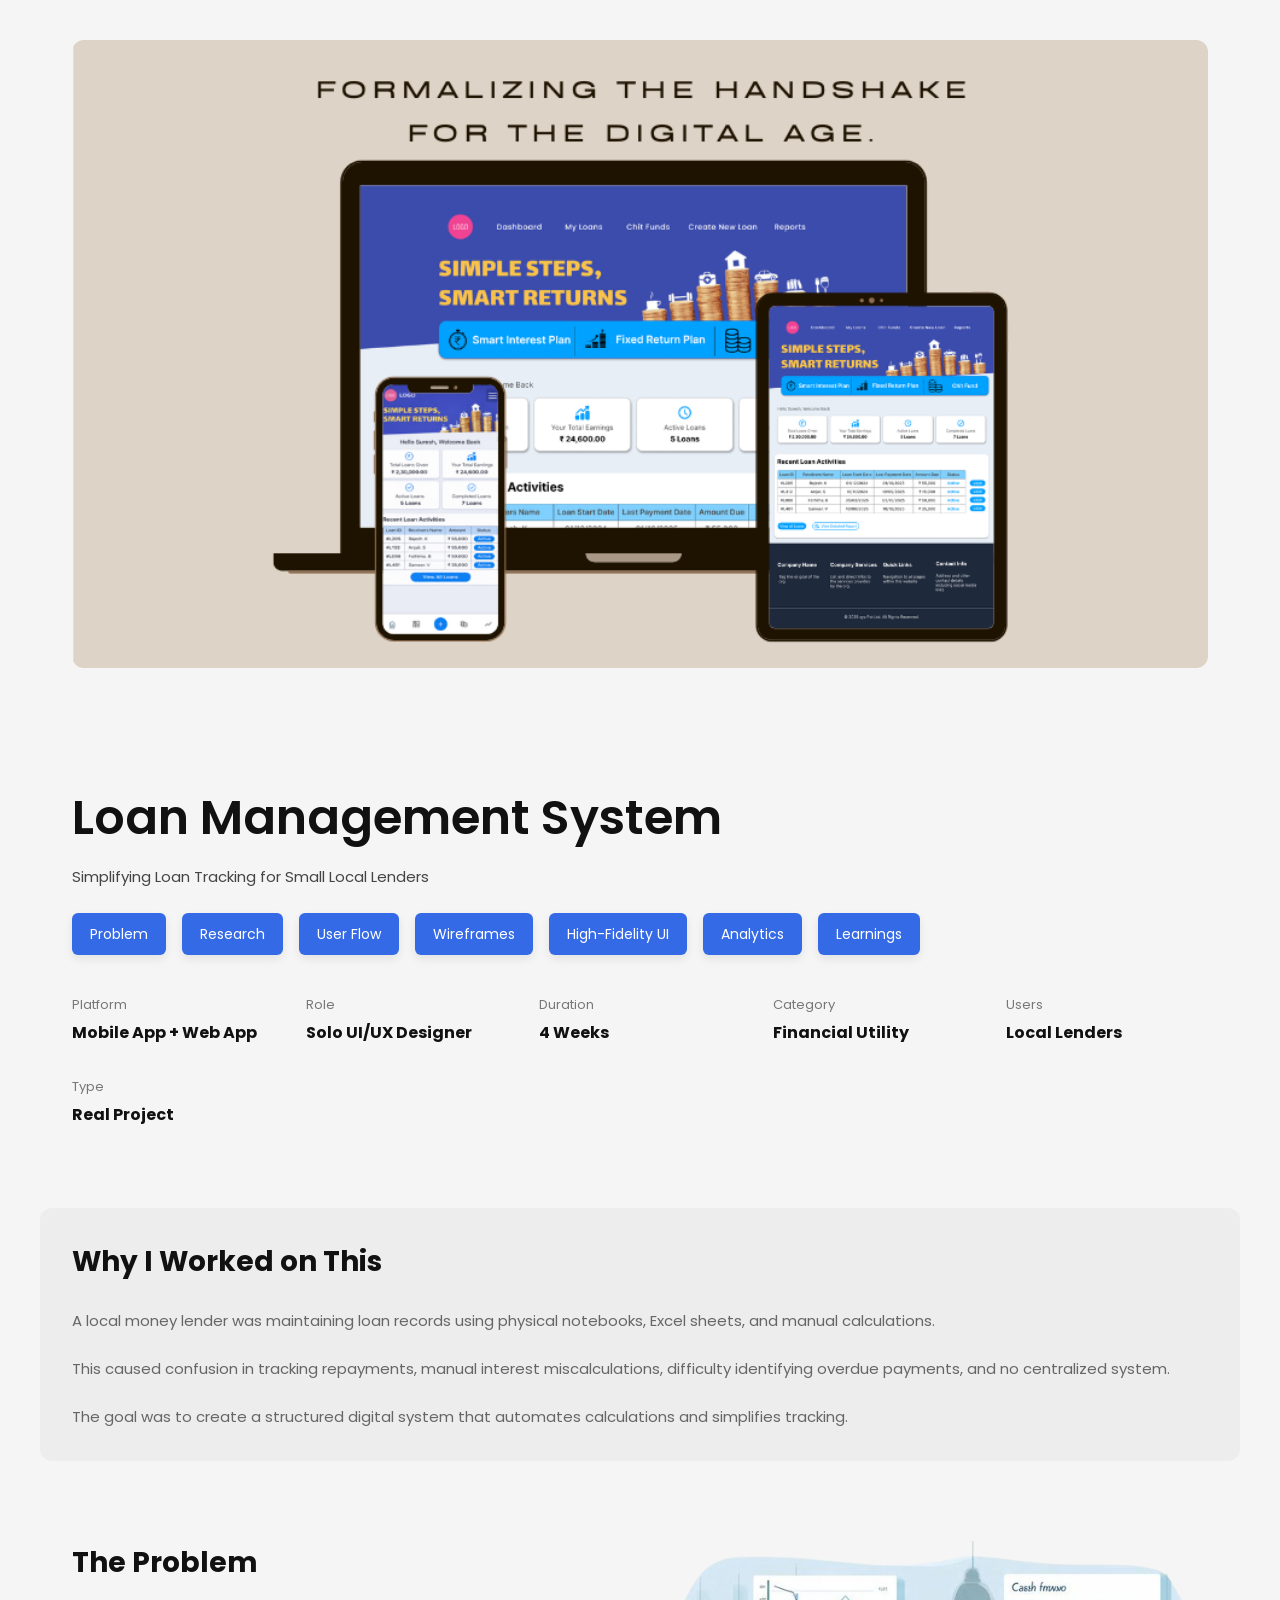
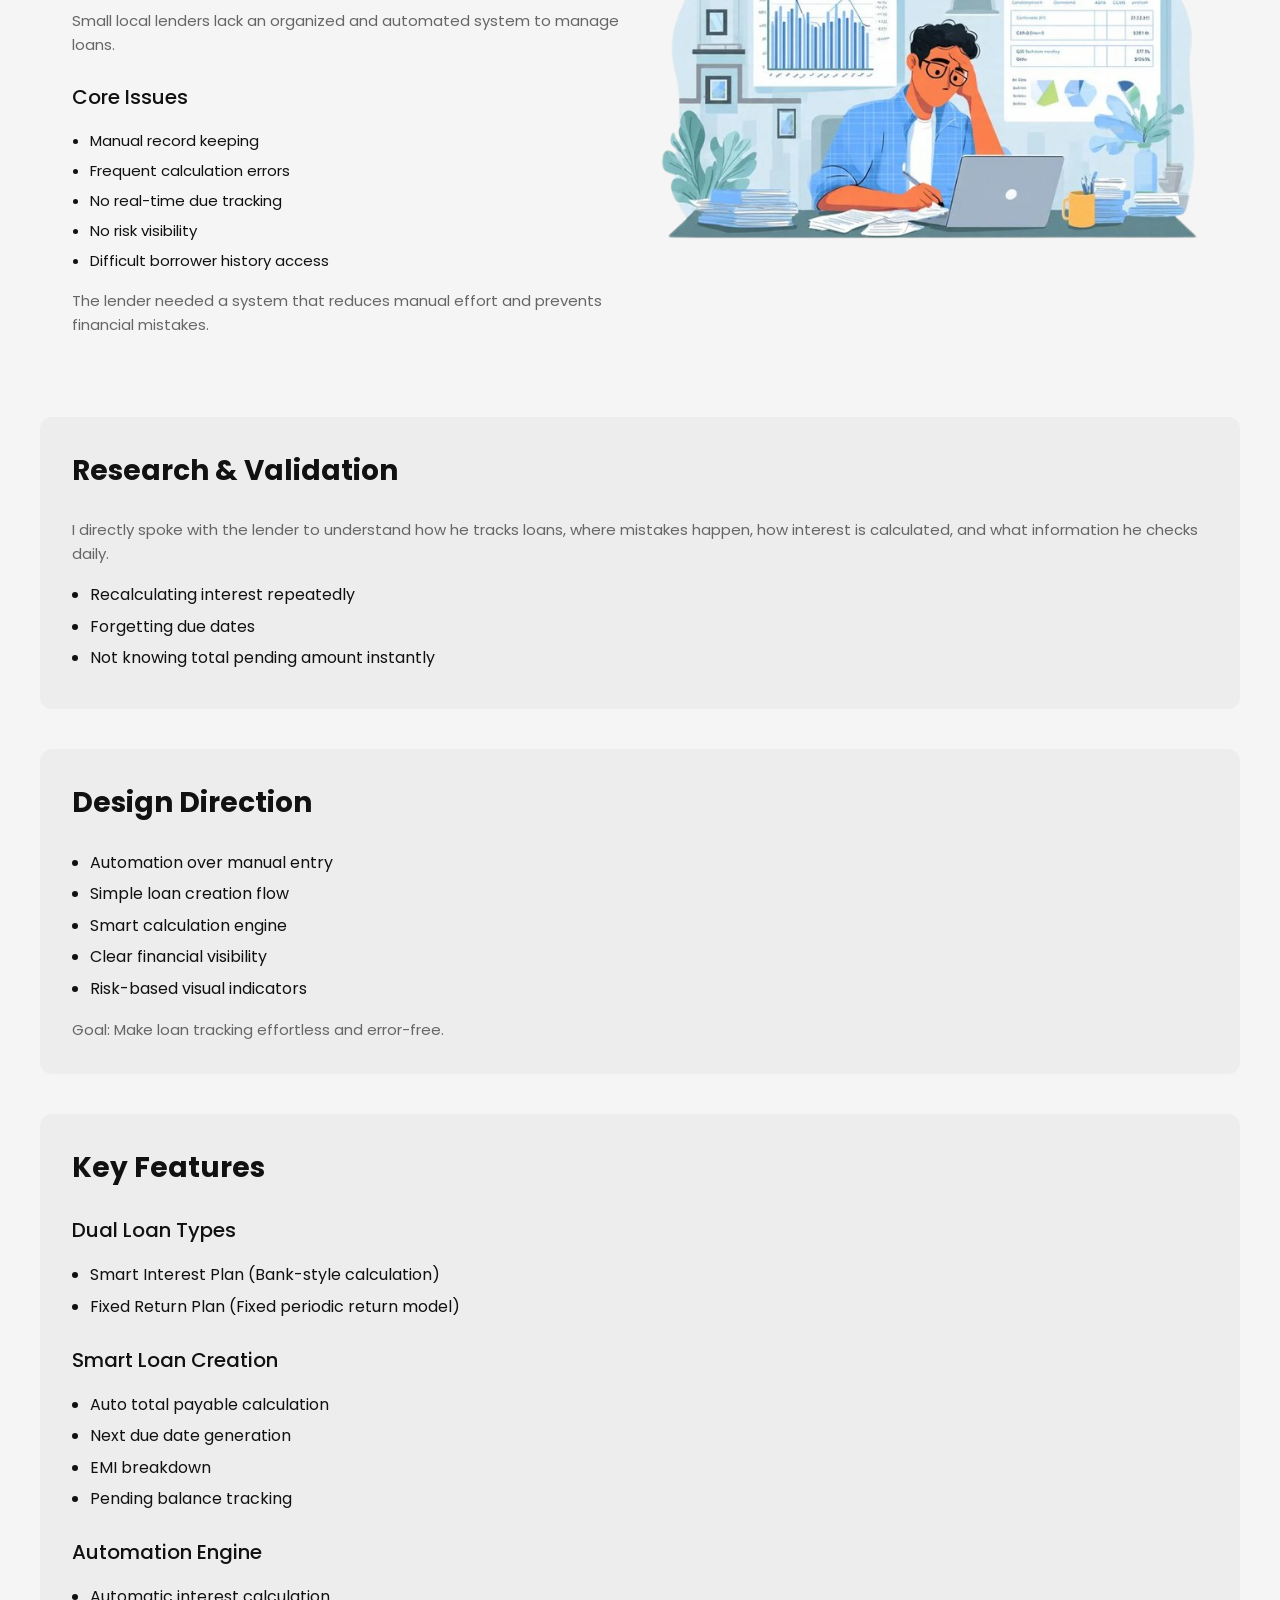
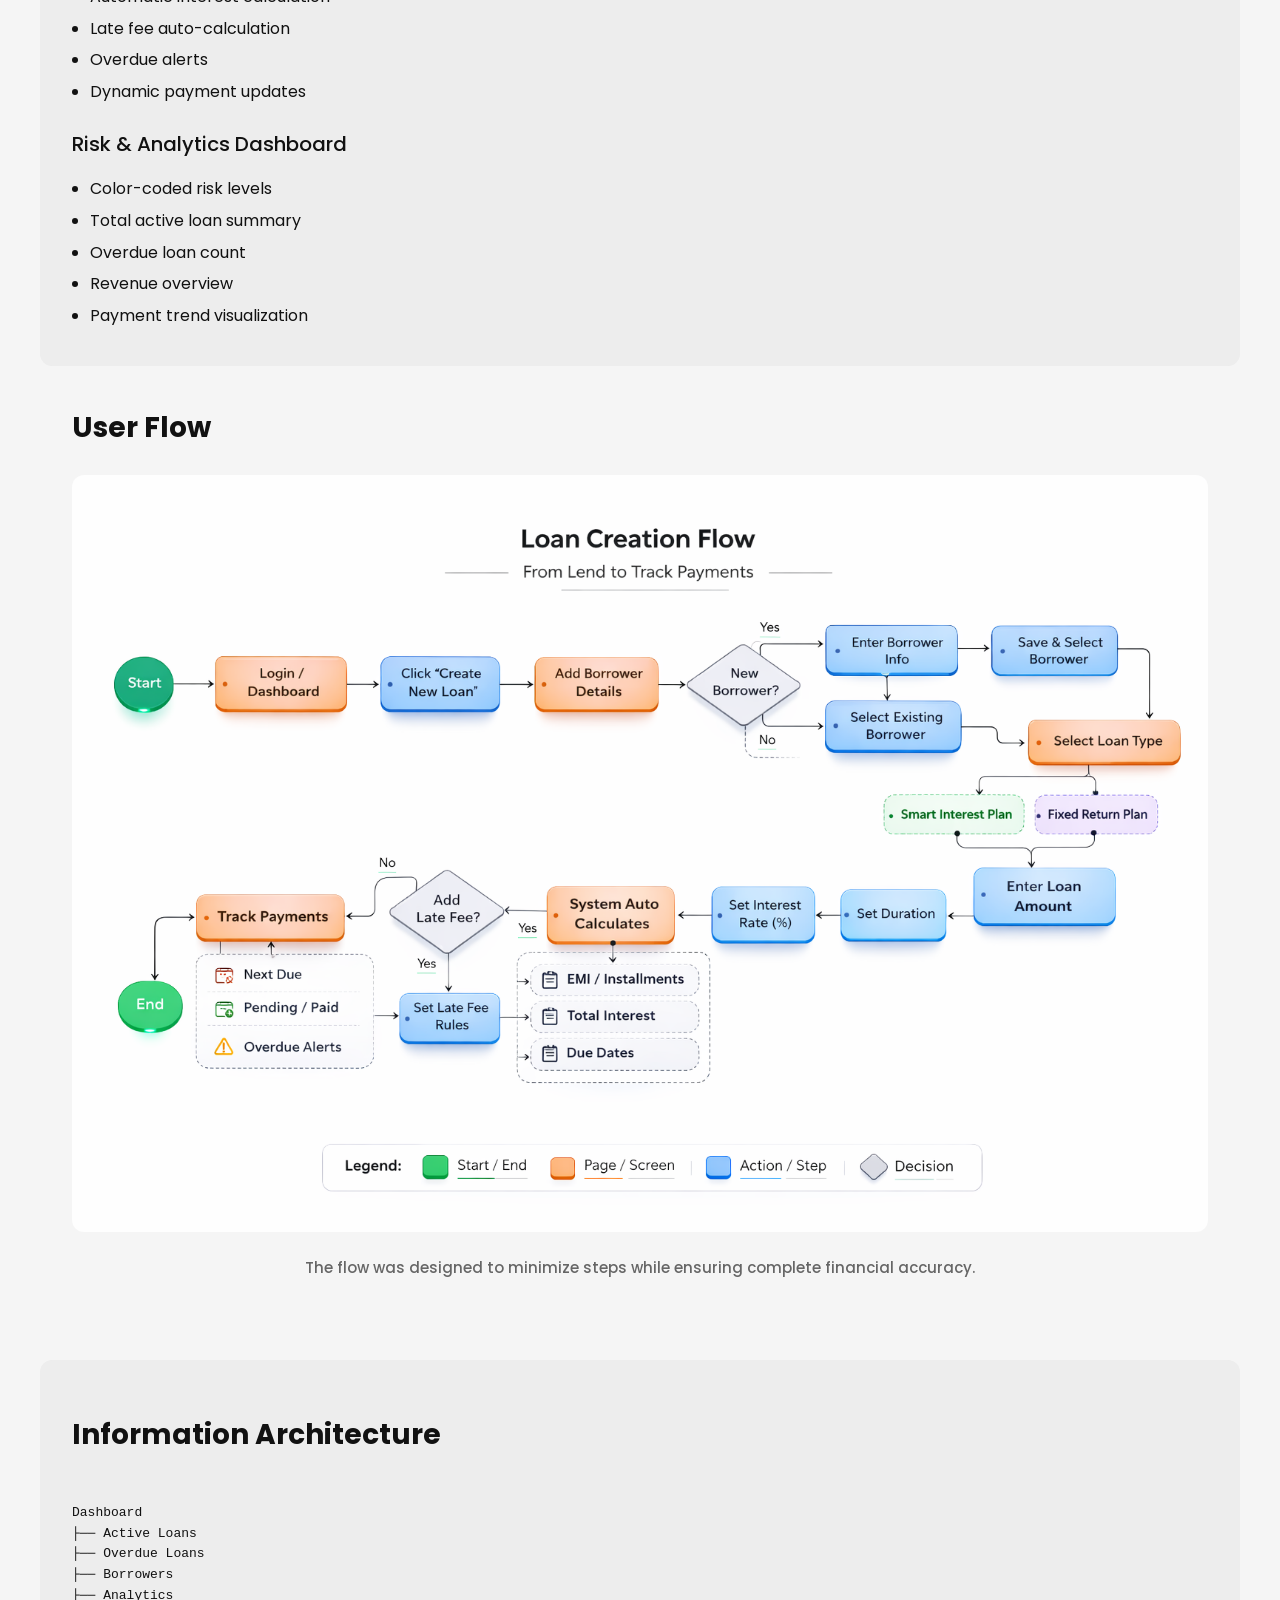
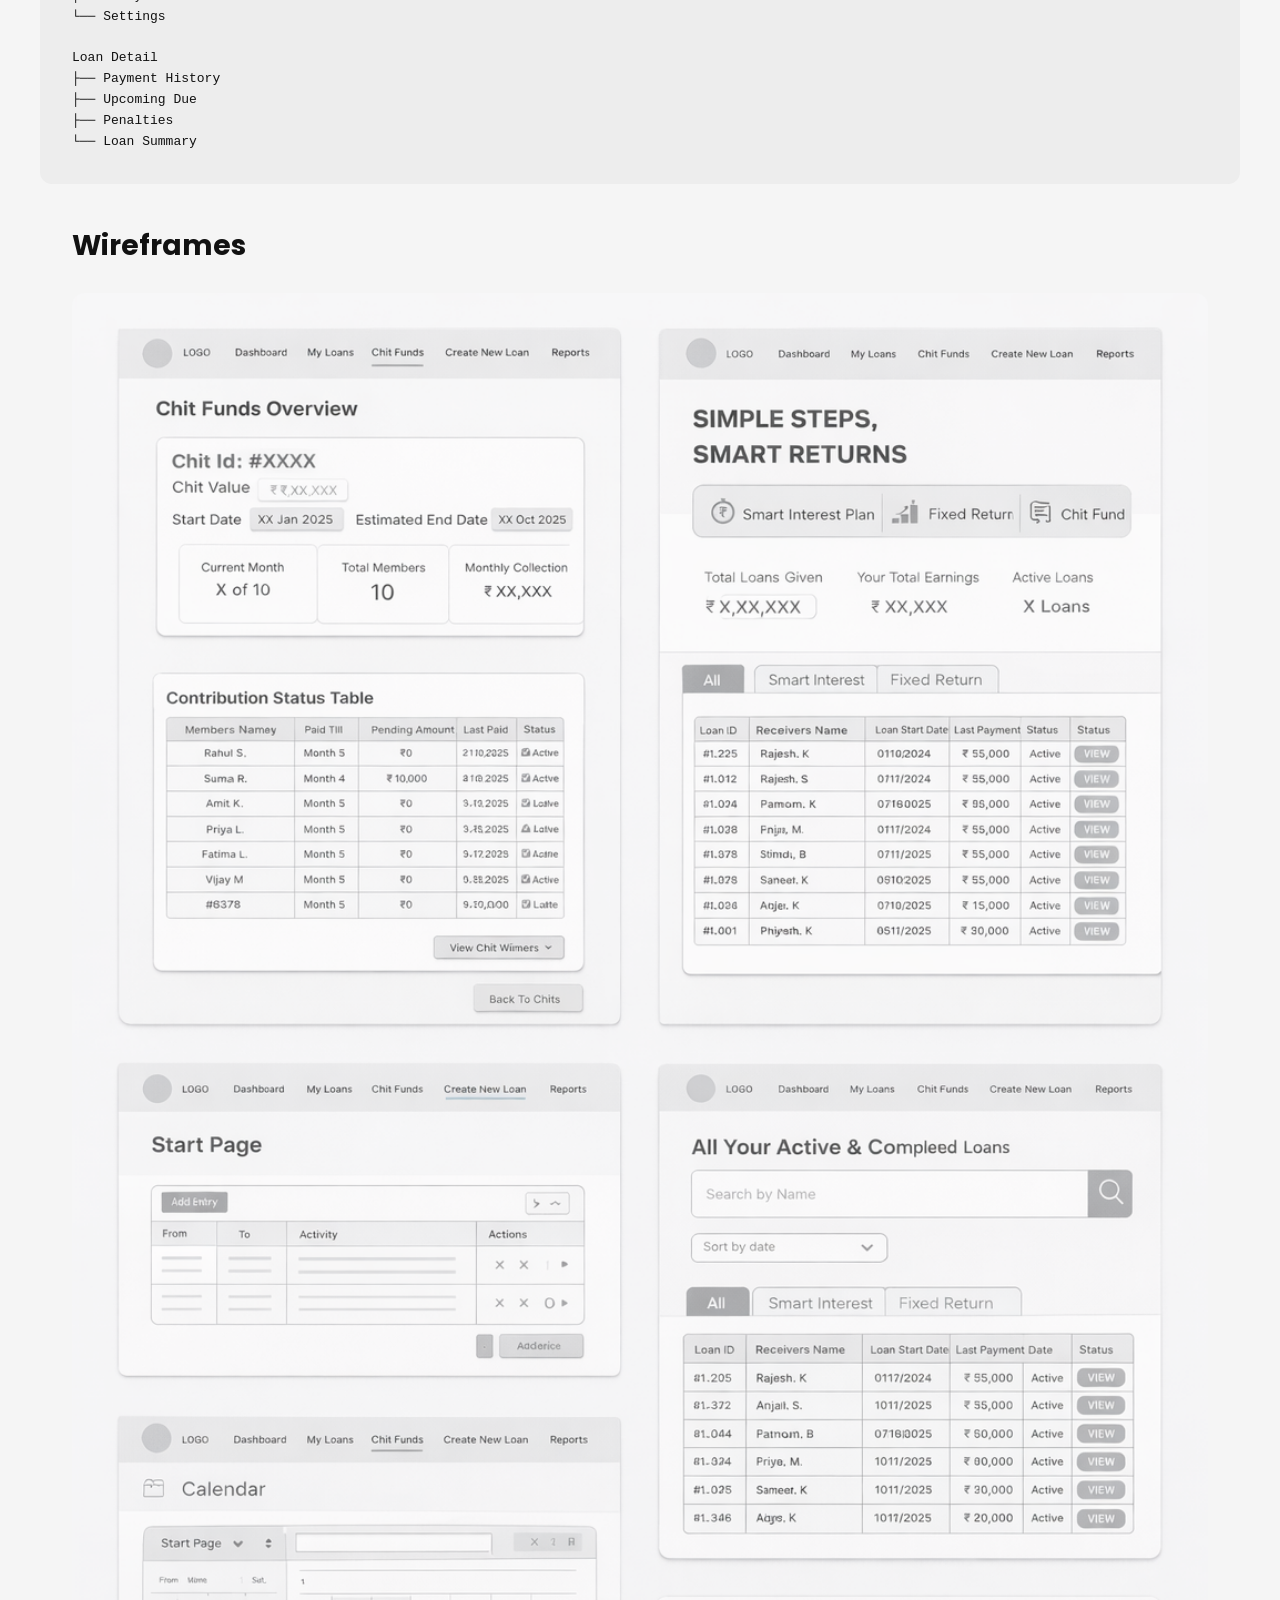
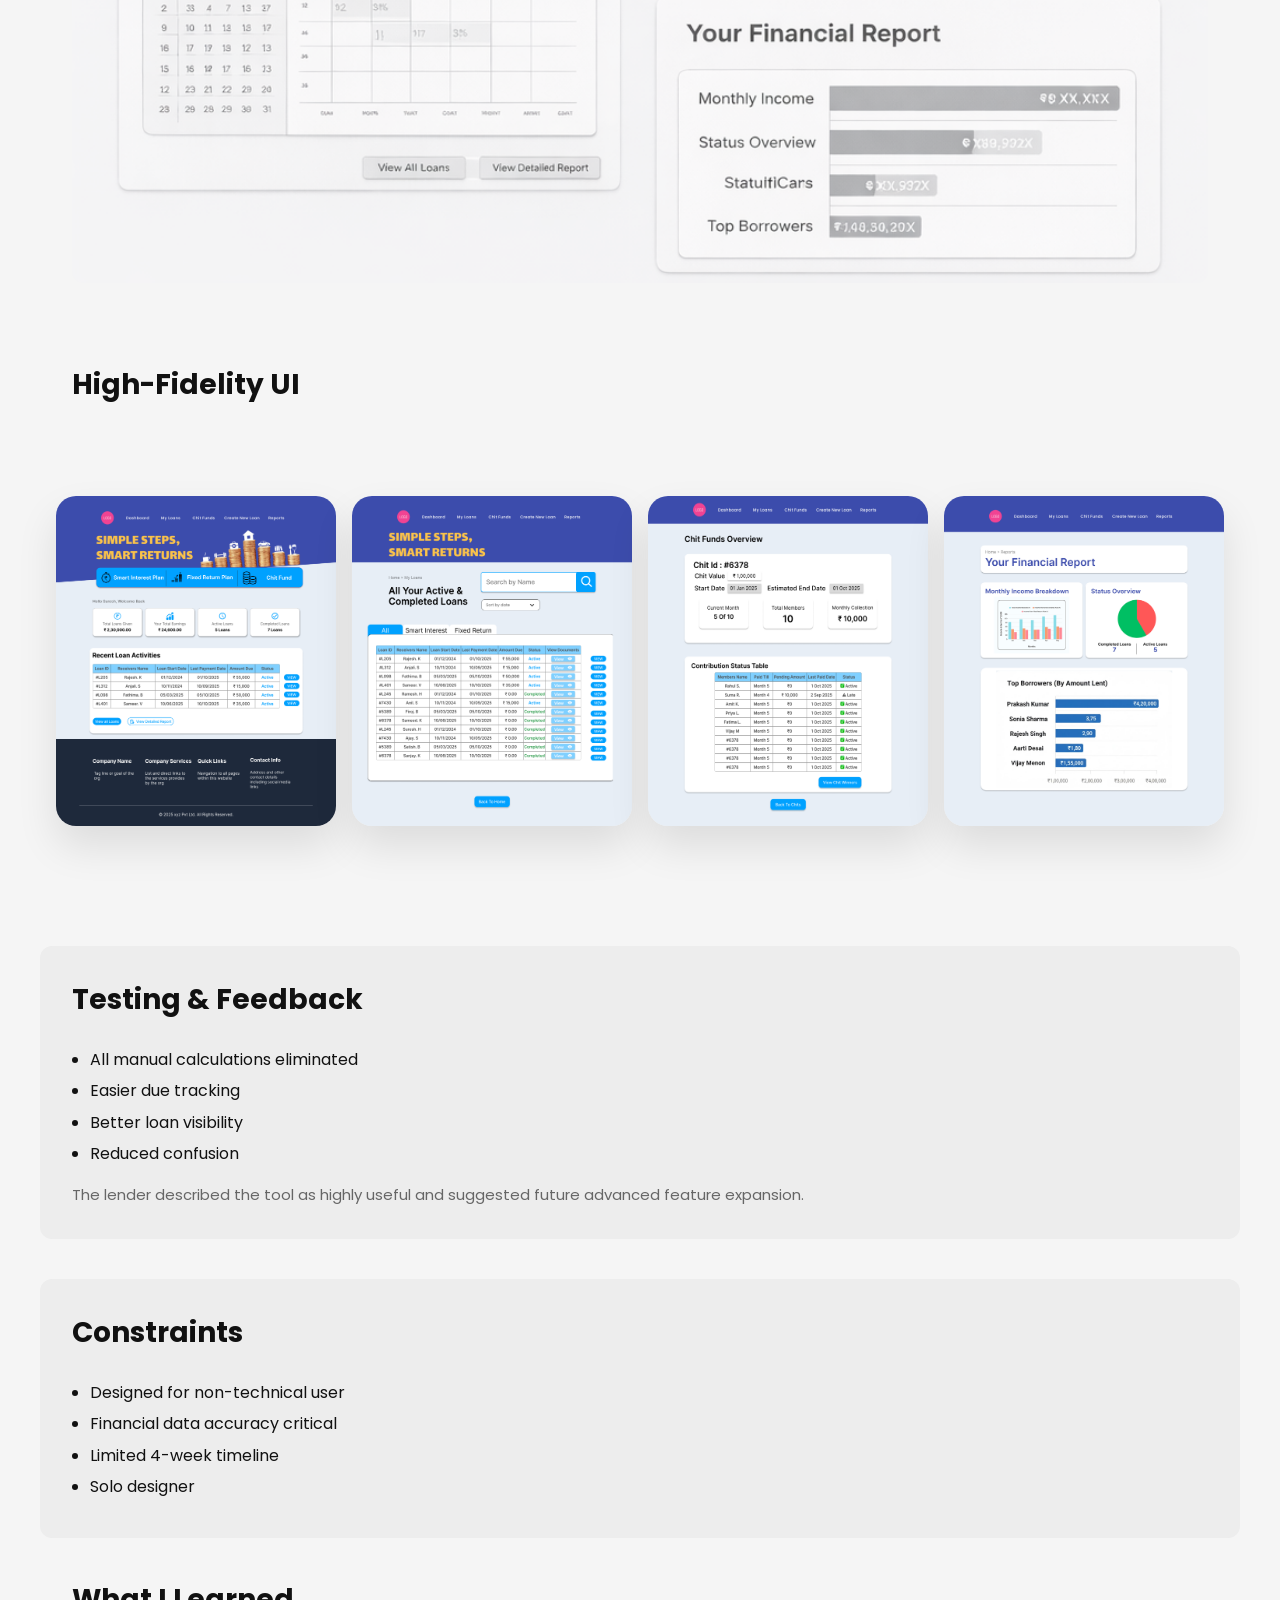
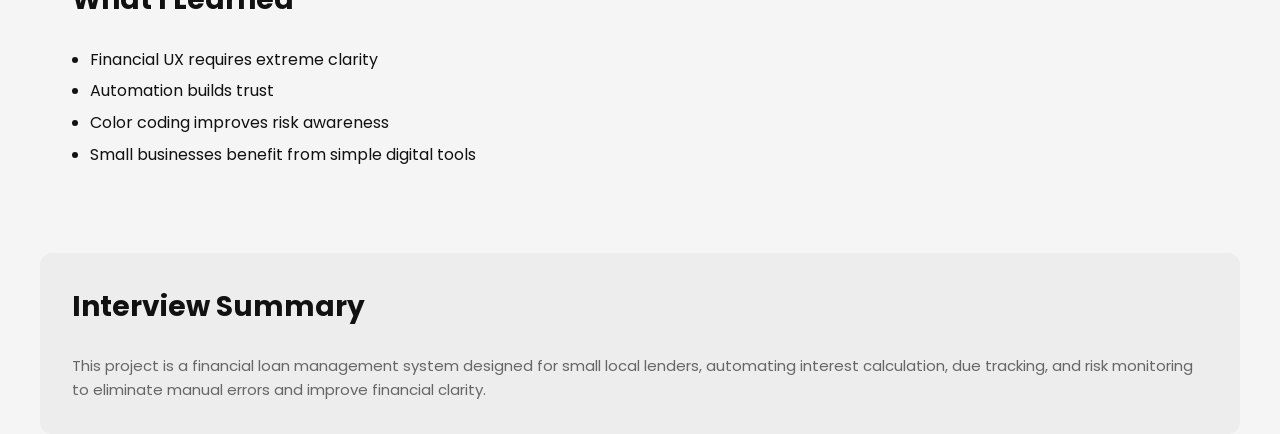
<file: finance-case-study.html>
<!DOCTYPE html>
<html lang="en">

    <head>
        <meta charset="UTF-8" />
        <meta name="viewport" content="width=device-width, initial-scale=1.0" />
        <title>Loan Management System Case Study</title>

        <link href="https://fonts.googleapis.com/css2?family=Poppins:wght@300;400;500;600;700&display=swap"
            rel="stylesheet">
        <link rel="icon" type="image/png" href="Assets/Images/favicon1.png">

        <style>
            :root {
                --bg: #F5F5F5;
                --text: #111;
                --muted: #666;
                --blue: #356AE6;
                --radius: 12px;
                --s1: 8px;
                --s2: 16px;
                --s3: 24px;
                --s4: 32px;
                --s5: 40px;
                --s6: 48px;
            }

            * {
                margin: 0;
                padding: 0;
                box-sizing: border-box;
            }

            body {
                font-family: 'Poppins', sans-serif;
                background: var(--bg);
                color: var(--text);
                line-height: 1.6;
            }

            img {
                width: 100%;
                display: block;
            }

            section {
                max-width: 1200px;
                margin: auto;
                padding: var(--s5) var(--s4);
            }

            h1 {
                font-size: 48px;
                font-weight: 600;
            }

            h2 {
                font-size: 28px;
                margin-bottom: var(--s3);
            }

            h3 {
                font-size: 20px;
                font-weight: 500;
            }

            p {
                color: var(--muted);
                font-size: 15px;
            }

            .hero img {
                border-radius: var(--radius);
            }

            /* Header */
            .project-header {
                margin-top: var(--s4);
            }

            .subtitle {
                margin-top: var(--s1);
                color: #444;
            }

            .nav-buttons {
                display: flex;
                gap: var(--s2);
                flex-wrap: wrap;
                margin-top: var(--s3);
            }

            .nav-buttons a {
                background: var(--blue);
                color: #fff;
                padding: 10px 18px;
                border-radius: 6px;
                font-size: 14px;
                text-decoration: none;
                box-shadow: 0 4px 10px rgba(0, 0, 0, 0.08);
            }

            .meta-grid {
                display: grid;
                grid-template-columns: repeat(auto-fit, minmax(180px, 1fr));
                gap: var(--s4);
                margin-top: var(--s5);
            }

            .meta-item span {
                display: block;
                font-size: 13px;
                color: #777;
                margin-bottom: 4px;
            }

            .meta-item strong {
                font-size: 16px;
            }

            /* Highlight */
            .highlight {
                background: #EDEDED;
                border-radius: var(--radius);
                padding: var(--s4);
                margin-top: var(--s5);
            }

            /* Split */
            .split {
                display: grid;
                grid-template-columns: 1fr 1fr;
                gap: var(--s4);
                margin-top: var(--s5);
                align-items: start;
            }

            .split ul {
                margin-top: var(--s2);
                padding-left: 18px;
            }

            .split li {
                margin-bottom: 6px;
                font-size: 15px;
            }

            /* IA */
            .ia {
                margin-top: var(--s5);
                background: #EDEDED;
                padding: var(--s4);
                border-radius: var(--radius);
                font-family: monospace;
                white-space: pre-line;
            }

            /* Media */
            .media img {
                margin-top: var(--s3);
                border-radius: var(--radius);
            }

            /* Decision Cards */
            .decision-grid {
                display: grid;
                grid-template-columns: repeat(auto-fit, minmax(220px, 1fr));
                gap: var(--s3);
                margin-top: var(--s3);
            }

            .decision-card {
                background: #EAEAEA;
                padding: var(--s3);
                border-radius: 10px;
                box-shadow: 0 3px 6px rgba(0, 0, 0, 0.05);
            }

            ul {
                padding-left: 18px;
                margin-top: var(--s2);
            }

            li {
                margin-bottom: 6px;
            }

            @media(max-width:768px) {
                h1 {
                    font-size: 34px;
                }

                .split {
                    grid-template-columns: 1fr;
                }
            }
            .mockup-grid {
  display: flex;
  gap: 16px;
  justify-content: center;
}

.mockup-grid img {
  width: 280px;
  box-shadow: 0 20px 40px rgba(0,0,0,0.1);
  border-radius: 20px;
}
        </style>
    </head>

    <body>

        <!-- HERO -->
        <section class="hero">
            <img src="Assets/Fintech/fintech mockup1.png"
                alt="Finance management system dashboard showing active loans, risk indicators and analytics overview">
        </section>

        <!-- HEADER -->
        <section class="project-header">

            <h1>Loan Management System</h1>
            <p class="subtitle">Simplifying Loan Tracking for Small Local Lenders</p>

            <div class="nav-buttons">
                <a href="#problem">Problem</a>
                <a href="#research">Research</a>
                <a href="#flow">User Flow</a>
                <a href="#wireframes">Wireframes</a>
                <a href="#high-ui">High-Fidelity UI</a>
                <a href="#analytics">Analytics</a>
                <a href="#learned">Learnings</a>
            </div>

            <div class="meta-grid">
                <div class="meta-item">
                    <span>Platform</span>
                    <strong>Mobile App + Web App</strong>
                </div>
                <div class="meta-item">
                    <span>Role</span>
                    <strong>Solo UI/UX Designer</strong>
                </div>
                <div class="meta-item">
                    <span>Duration</span>
                    <strong>4 Weeks</strong>
                </div>
                <div class="meta-item">
                    <span>Category</span>
                    <strong>Financial Utility</strong>
                </div>
                <div class="meta-item">
                    <span>Users</span>
                    <strong>Local Lenders</strong>
                </div>
                <div class="meta-item">
                    <span>Type</span>
                    <strong>Real Project</strong>
                </div>
            </div>

        </section>

        <!-- WHY -->
        <section class="highlight">
            <h2>Why I Worked on This</h2>
            <p>
                A local money lender was maintaining loan records using physical notebooks, Excel sheets, and manual
                calculations.
                <br><br>
                This caused confusion in tracking repayments, manual interest miscalculations, difficulty identifying
                overdue payments, and no centralized system.
                <br><br>
                The goal was to create a structured digital system that automates calculations and simplifies tracking.
            </p>
        </section>

        <!-- PROBLEM -->
        <section id="problem" class="split">

            <div>
                <h2>The Problem</h2>
                <p>Small local lenders lack an organized and automated system to manage loans.</p>

                <h3 style="margin-top:24px;">Core Issues</h3>
                <ul>
                    <li>Manual record keeping</li>
                    <li>Frequent calculation errors</li>
                    <li>No real-time due tracking</li>
                    <li>No risk visibility</li>
                    <li>Difficult borrower history access</li>
                </ul>

                <p style="margin-top:16px;">
                    The lender needed a system that reduces manual effort and prevents financial mistakes.
                </p>
            </div>

            <div>
                <img src="Assets/Fintech/Bookkeeping.png"
                    alt="Illustration representing manual financial record keeping and calculation errors">
            </div>

        </section>

        <!-- RESEARCH -->
        <section id="research" class="highlight">
            <h2>Research & Validation</h2>
            <p>
                I directly spoke with the lender to understand how he tracks loans, where mistakes happen, how interest
                is calculated, and what information he checks daily.
            </p>
            <ul>
                <li>Recalculating interest repeatedly</li>
                <li>Forgetting due dates</li>
                <li>Not knowing total pending amount instantly</li>
            </ul>
        </section>

        <!-- DESIGN DIRECTION -->
        <section class="highlight">
            <h2>Design Direction</h2>
            <ul>
                <li>Automation over manual entry</li>
                <li>Simple loan creation flow</li>
                <li>Smart calculation engine</li>
                <li>Clear financial visibility</li>
                <li>Risk-based visual indicators</li>
            </ul>
            <p style="margin-top:16px;">
                Goal: Make loan tracking effortless and error-free.
            </p>
        </section>

        <!-- FEATURES -->
        <section class="highlight">
            <h2>Key Features</h2>

            <h3>Dual Loan Types</h3>
            <ul>
                <li>Smart Interest Plan (Bank-style calculation)</li>
                <li>Fixed Return Plan (Fixed periodic return model)</li>
            </ul>

            <h3 style="margin-top:24px;">Smart Loan Creation</h3>
            <ul>
                <li>Auto total payable calculation</li>
                <li>Next due date generation</li>
                <li>EMI breakdown</li>
                <li>Pending balance tracking</li>
            </ul>

            <h3 style="margin-top:24px;">Automation Engine</h3>
            <ul>
                <li>Automatic interest calculation</li>
                <li>Late fee auto-calculation</li>
                <li>Overdue alerts</li>
                <li>Dynamic payment updates</li>
            </ul>

            <h3 style="margin-top:24px;">Risk & Analytics Dashboard</h3>
            <ul>
                <li>Color-coded risk levels</li>
                <li>Total active loan summary</li>
                <li>Overdue loan count</li>
                <li>Revenue overview</li>
                <li>Payment trend visualization</li>
            </ul>
        </section>

        <!-- USER FLOW -->
        <section id="flow" class="media">
            <h2>User Flow</h2>
            <img src="Assets/Fintech/user flow.png" alt="Loan creation flow from borrower addition to tracking payments">
            <p style="margin-top:24px;text-align:center;font-weight:500;">
                The flow was designed to minimize steps while ensuring complete financial accuracy.
            </p>
        </section>

        <!-- INFORMATION ARCHITECTURE -->
        <section class="ia">
            <h2 style="font-family:'Poppins',sans-serif;margin-bottom:24px;">Information Architecture</h2>
            Dashboard
            ├── Active Loans
            ├── Overdue Loans
            ├── Borrowers
            ├── Analytics
            └── Settings

            Loan Detail
            ├── Payment History
            ├── Upcoming Due
            ├── Penalties
            └── Loan Summary
        </section>

        <!-- WIREFRAMES -->
        <section id="wireframes" class="media">
            <h2>Wireframes</h2>
            <img src="Assets/Fintech/fintech wireframes1.png" alt="Low fidelity wireframes of loan dashboard and loan detail pages">
        </section>

        <!-- HIGH FIDELITY -->
        <section id="high-ui" class="media">
            <h2>High-Fidelity UI</h2>
            <section class="hero">
                <div class="mockup-grid">
                    <img src="Assets/Fintech/Landing.png">
                    <img src="Assets/Fintech/My_loans.png">
                    <img src="Assets/Fintech/chit_1.png">
                    <img src="Assets/Fintech/Repoarts.png">
                </div>
            </section>
        </section>

        <!-- TESTING -->
        <section id="analytics" class="highlight">
            <h2>Testing & Feedback</h2>
            <ul>
                <li>All manual calculations eliminated</li>
                <li>Easier due tracking</li>
                <li>Better loan visibility</li>
                <li>Reduced confusion</li>
            </ul>
            <p style="margin-top:16px;">
                The lender described the tool as highly useful and suggested future advanced feature expansion.
            </p>
        </section>

        <!-- CONSTRAINTS -->
        <section class="highlight">
            <h2>Constraints</h2>
            <ul>
                <li>Designed for non-technical user</li>
                <li>Financial data accuracy critical</li>
                <li>Limited 4-week timeline</li>
                <li>Solo designer</li>
            </ul>
        </section>

        <!-- LEARNINGS -->
        <section id="learned">
            <h2>What I Learned</h2>
            <ul>
                <li>Financial UX requires extreme clarity</li>
                <li>Automation builds trust</li>
                <li>Color coding improves risk awareness</li>
                <li>Small businesses benefit from simple digital tools</li>
            </ul>
        </section>

        <!-- SUMMARY -->
        <section class="highlight">
            <h2>Interview Summary</h2>
            <p>
                This project is a financial loan management system designed for small local lenders, automating interest
                calculation, due tracking, and risk monitoring to eliminate manual errors and improve financial clarity.
            </p>
        </section>

    </body>

</html>
</file>
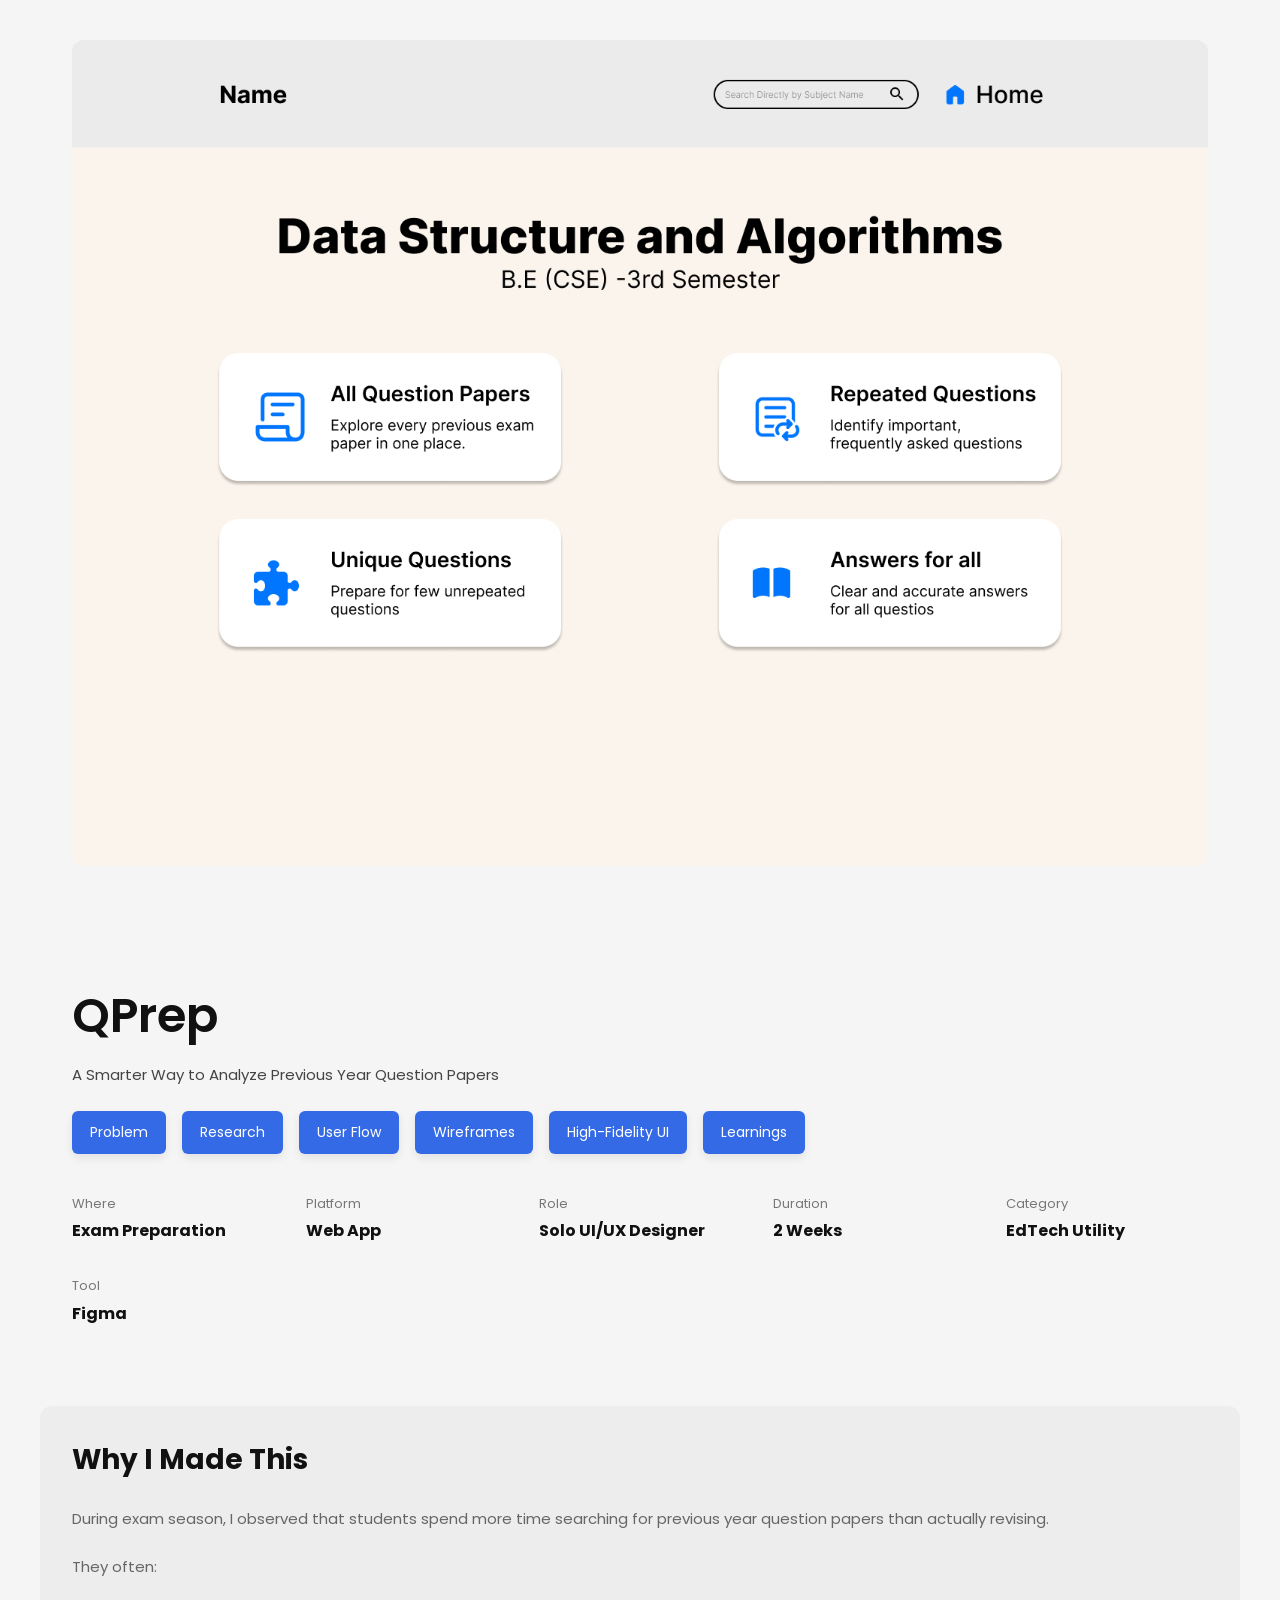
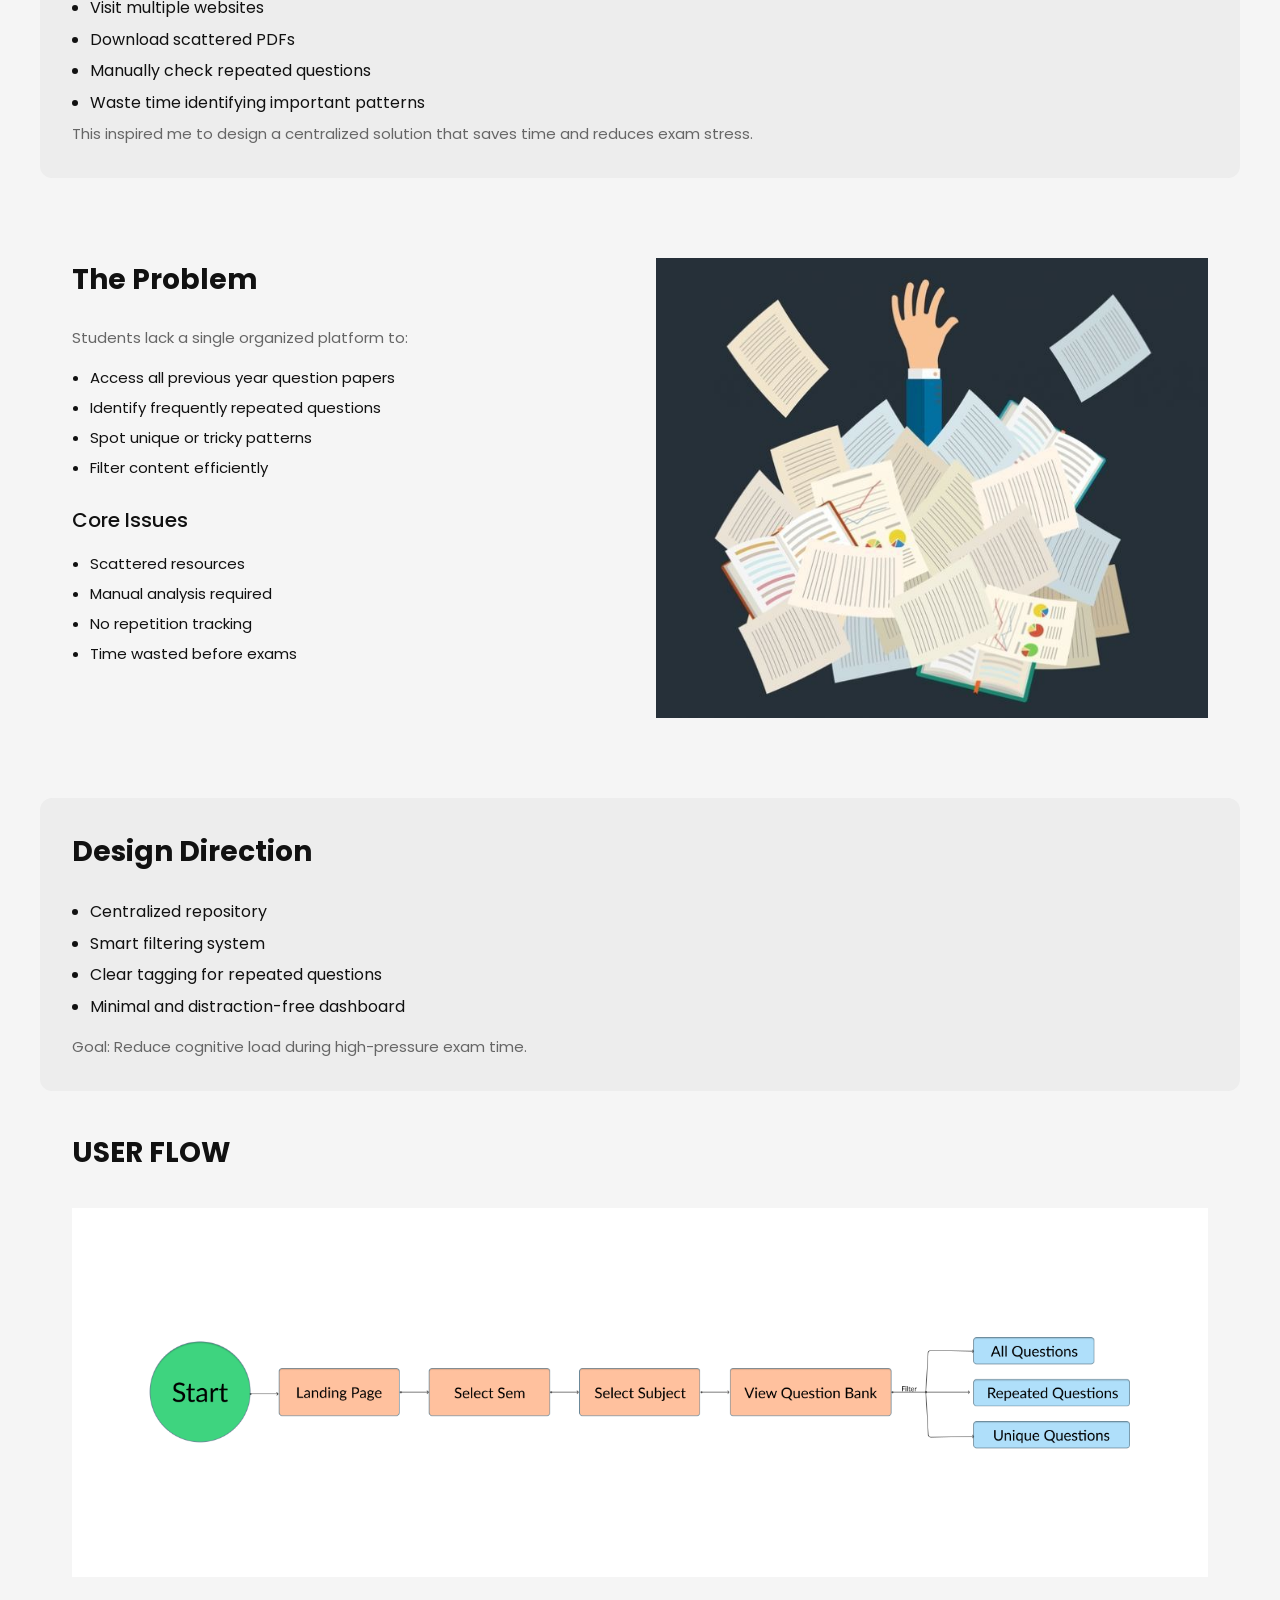
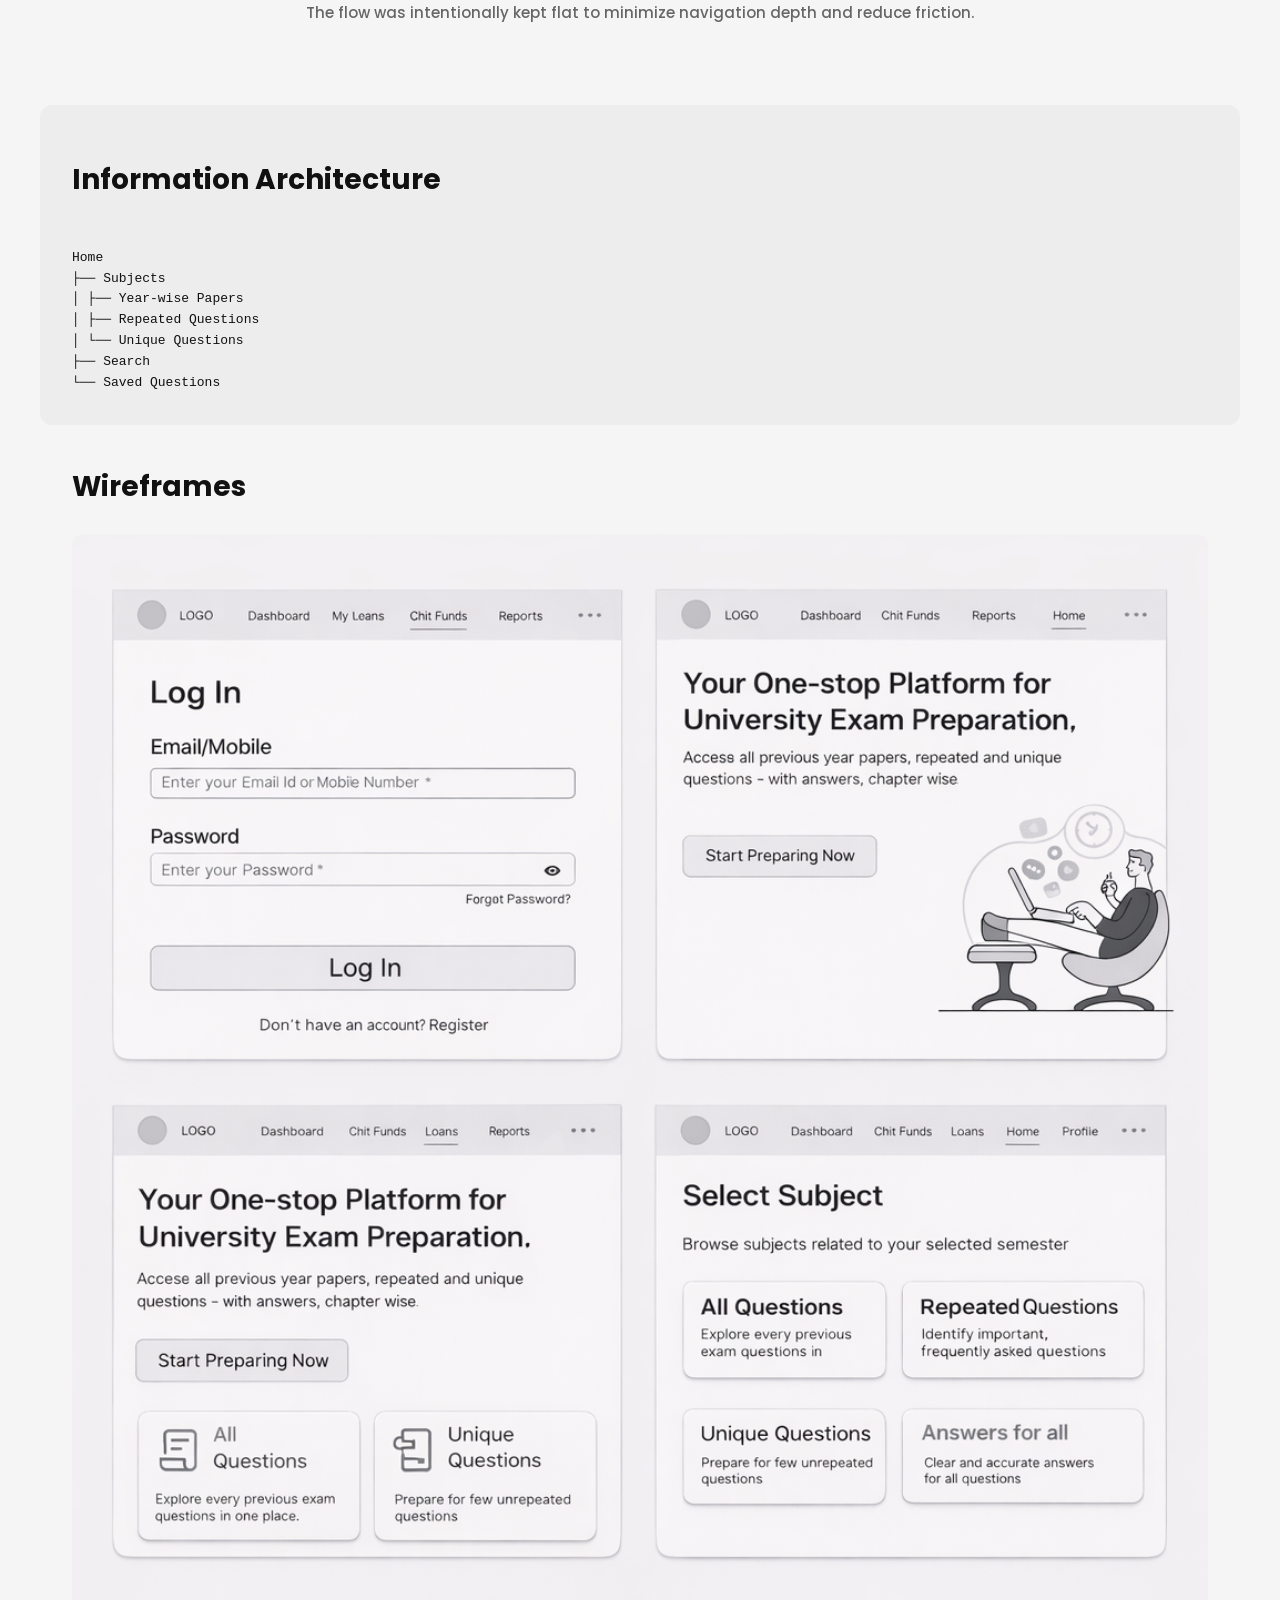
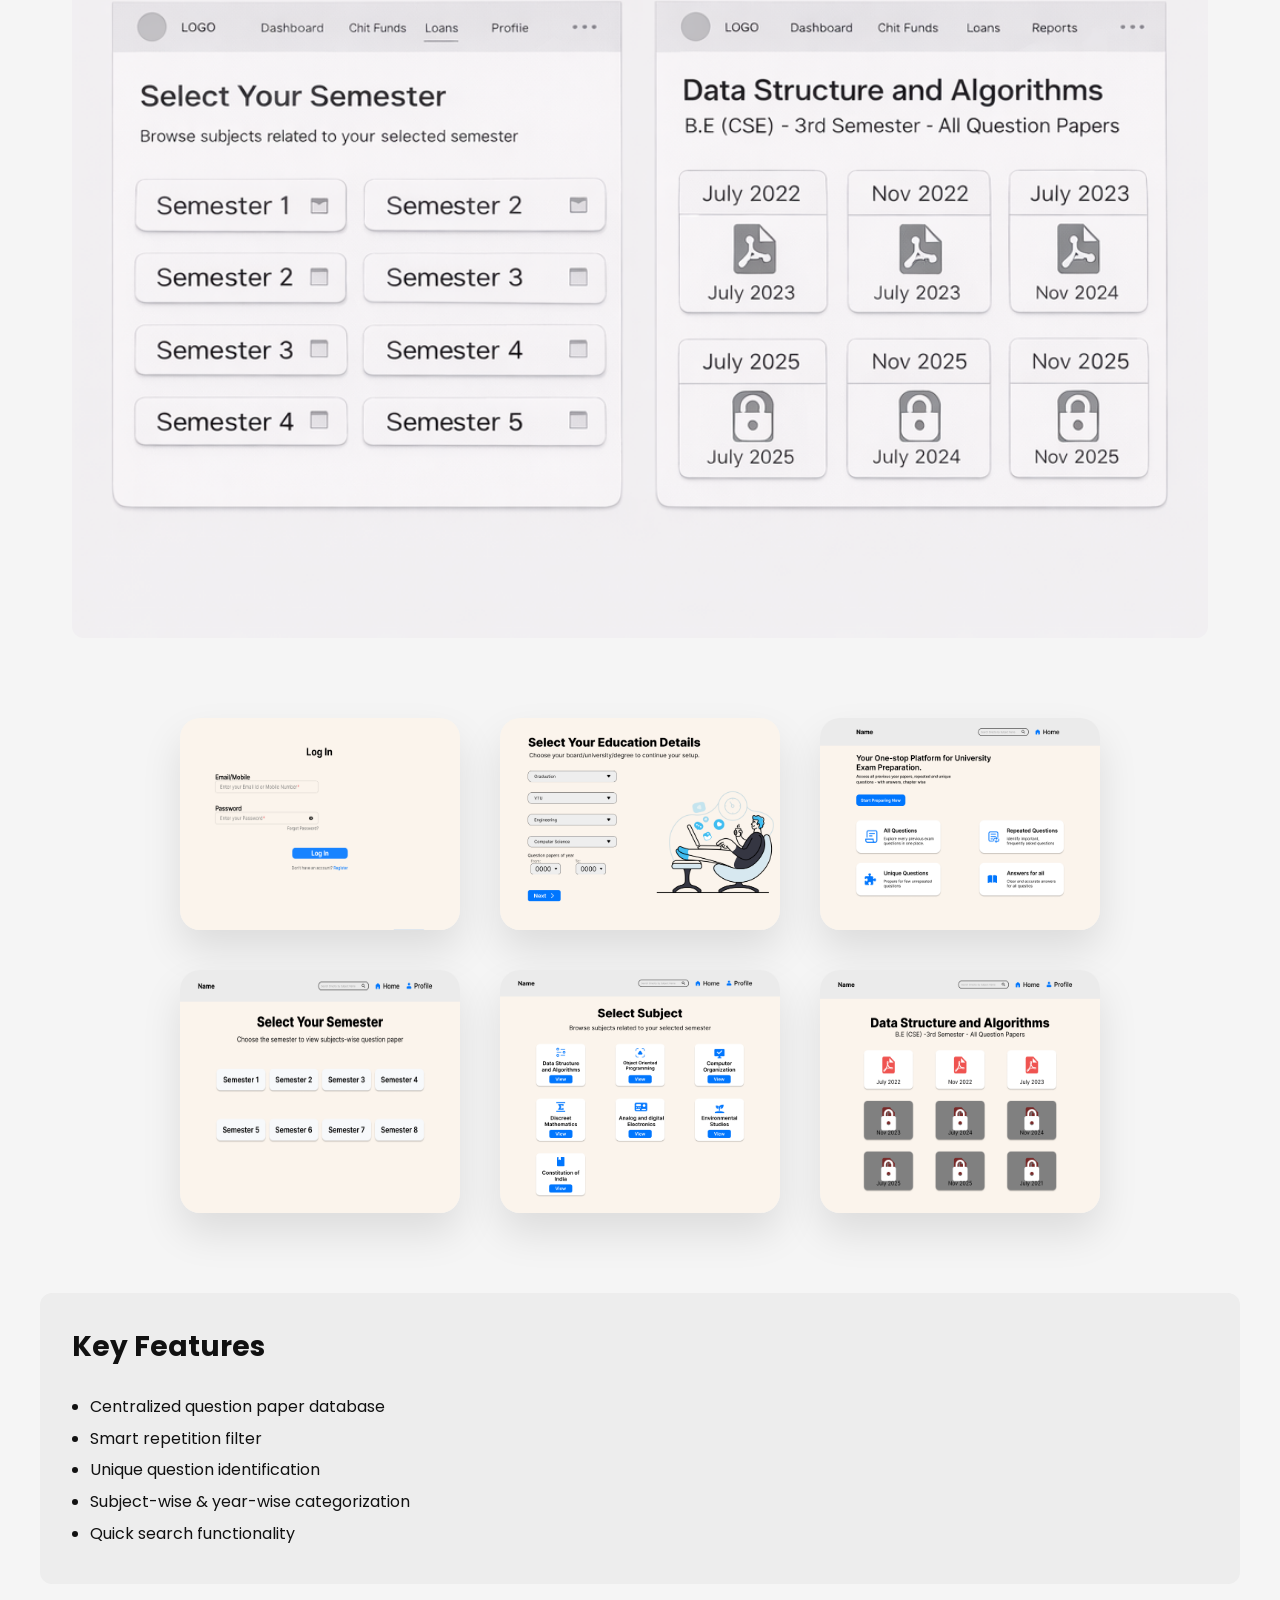
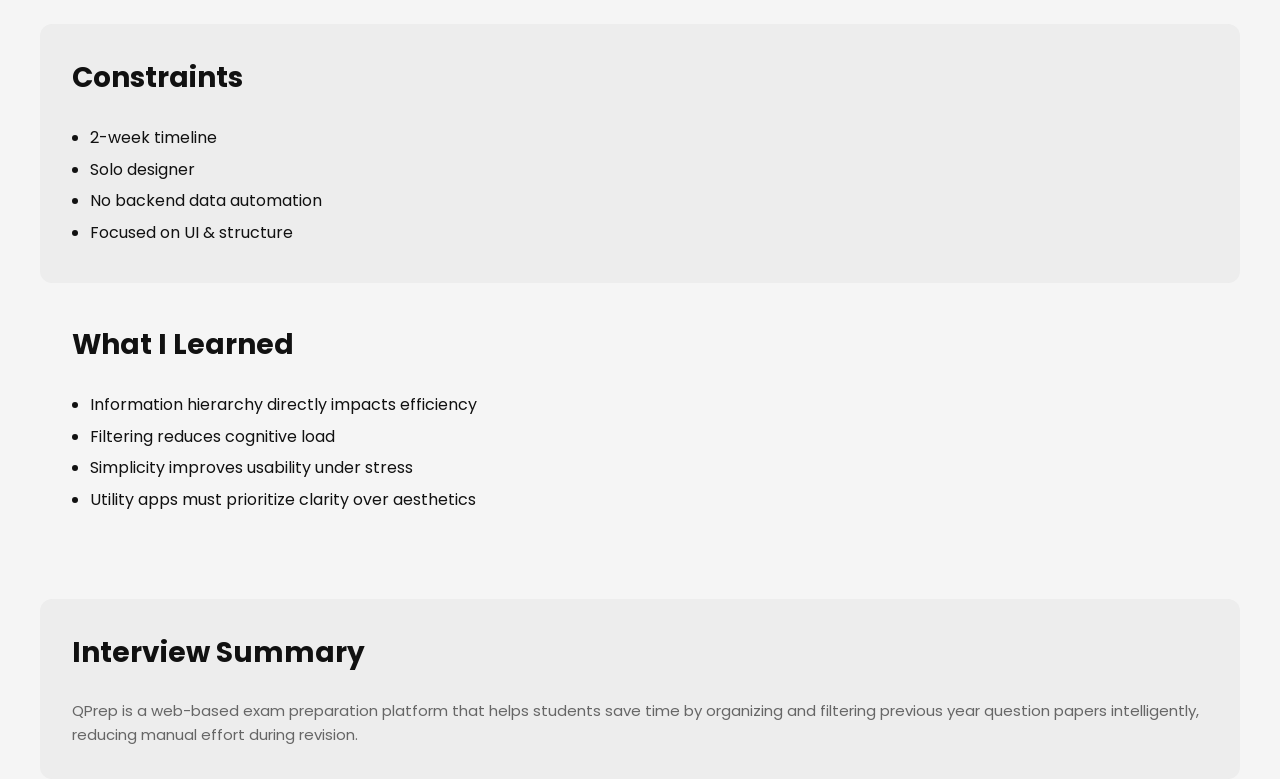
<file: qprep-case-study.html>
<!DOCTYPE html>
<html lang="en">

    <head>
        <meta charset="UTF-8" />
        <meta name="viewport" content="width=device-width, initial-scale=1.0" />
        <title>QPrep Case Study</title>

        <link href="https://fonts.googleapis.com/css2?family=Poppins:wght@300;400;500;600;700&display=swap"
            rel="stylesheet">
        <link rel="icon" type="image/png" href="Assets/Images/favicon1.png">

        <style>
            :root {
                --bg: #F5F5F5;
                --text: #111;
                --muted: #666;
                --blue: #356AE6;
                --radius: 12px;
                --s1: 8px;
                --s2: 16px;
                --s3: 24px;
                --s4: 32px;
                --s5: 40px;
                --s6: 48px;
            }

            * {
                margin: 0;
                padding: 0;
                box-sizing: border-box;
            }

            body {
                font-family: 'Poppins', sans-serif;
                background: var(--bg);
                color: var(--text);
                line-height: 1.6;
            }

            img {
                width: 100%;
                display: block;
            }

            section {
                max-width: 1200px;
                margin: auto;
                padding: var(--s5) var(--s4);
            }

            h1 {
                font-size: 48px;
                font-weight: 600;
            }

            h2 {
                font-size: 28px;
                margin-bottom: var(--s3);
            }

            h3 {
                font-size: 20px;
                font-weight: 500;
            }

            p {
                color: var(--muted);
                font-size: 15px;
            }

            .hero img {
                border-radius: var(--radius);
            }

            /* Header */
            .project-header {
                margin-top: var(--s4);
            }

            .subtitle {
                margin-top: var(--s1);
                color: #444;
            }

            .nav-buttons {
                display: flex;
                gap: var(--s2);
                flex-wrap: wrap;
                margin-top: var(--s3);
            }

            .nav-buttons a {
                background: var(--blue);
                color: #fff;
                padding: 10px 18px;
                border-radius: 6px;
                font-size: 14px;
                text-decoration: none;
                box-shadow: 0 4px 10px rgba(0, 0, 0, 0.08);
            }

            .meta-grid {
                display: grid;
                grid-template-columns: repeat(auto-fit, minmax(180px, 1fr));
                gap: var(--s4);
                margin-top: var(--s5);
            }

            .meta-item span {
                display: block;
                font-size: 13px;
                color: #777;
                margin-bottom: 4px;
            }

            .meta-item strong {
                font-size: 16px;
            }

            /* Highlight Section */
            .highlight-section {
                background: #EDEDED;
                border-radius: var(--radius);
                padding: var(--s4);
                margin-top: var(--s5);
            }

            /* Split Section */
            .split-section {
                display: grid;
                grid-template-columns: 1fr 1fr;
                gap: var(--s4);
                margin-top: var(--s5);
                align-items: start;
            }

            .split-section ul {
                margin-top: var(--s2);
                padding-left: 18px;
            }

            .split-section li {
                margin-bottom: 6px;
                font-size: 15px;
            }

            /* Flow */
            .flow img {
                margin-top: var(--s4);
            }

            /* IA */
            .ia {
                margin-top: var(--s5);
                background: #EDEDED;
                padding: var(--s4);
                border-radius: var(--radius);
                font-family: monospace;
                white-space: pre-line;
            }

            /* Wireframes & UI */
            .media-section img {
                margin-top: var(--s3);
                border-radius: var(--radius);
            }

            /* Decision Cards */
            .decision-grid {
                display: grid;
                grid-template-columns: repeat(auto-fit, minmax(220px, 1fr));
                gap: var(--s3);
                margin-top: var(--s3);
            }

            .decision-card {
                background: #EAEAEA;
                padding: var(--s3);
                border-radius: 10px;
                box-shadow: 0 3px 6px rgba(0, 0, 0, 0.05);
            }

            /* Lists */
            ul {
                padding-left: 18px;
                margin-top: var(--s2);
            }

            li {
                margin-bottom: 6px;
            }

            /* Responsive */
            @media(max-width:768px) {

                h1 {
                    font-size: 34px;
                }

                .split-section {
                    grid-template-columns: 1fr;
                }

            }
            .mockup-grid {
  display: flex;
  flex-wrap: wrap;          /* 👈 IMPORTANT */
  gap: 40px;
  justify-content: center;
  max-width: 1300px;        /* optional but recommended */
  margin: 0 auto;           /* center container */
}

.mockup-grid img {
  width: 280px;
  box-shadow: 0 20px 40px rgba(0,0,0,0.1);
  border-radius: 20px;
}

        </style>
    </head>

    <body>

        <!-- HERO -->
        <section class="hero">
            <img src="Assets/qprep/degrees.png"
                alt="QPrep web app dashboard showing exam paper filtering and question tagging interface">
        </section>

        <!-- HEADER -->
        <section class="project-header">

            <h1>QPrep</h1>
            <p class="subtitle">A Smarter Way to Analyze Previous Year Question Papers</p>

            <div class="nav-buttons">
                <a href="#problem">Problem</a>
                <a href="#research">Research</a>
                <a href="#flow">User Flow</a>
                <a href="#wireframes">Wireframes</a>
                <a href="#high-ui">High-Fidelity UI</a>
                <a href="#learned">Learnings</a>
            </div>

            <div class="meta-grid">
                <div class="meta-item">
                    <span>Where</span>
                    <strong>Exam Preparation</strong>
                </div>
                <div class="meta-item">
                    <span>Platform</span>
                    <strong>Web App</strong>
                </div>
                <div class="meta-item">
                    <span>Role</span>
                    <strong>Solo UI/UX Designer</strong>
                </div>
                <div class="meta-item">
                    <span>Duration</span>
                    <strong>2 Weeks</strong>
                </div>
                <div class="meta-item">
                    <span>Category</span>
                    <strong>EdTech Utility</strong>
                </div>
                <div class="meta-item">
                    <span>Tool</span>
                    <strong>Figma</strong>
                </div>
            </div>

        </section>

        <!-- WHY -->
        <section id="research" class="highlight-section">
            <h2>Why I Made This</h2>
            <p>
                During exam season, I observed that students spend more time searching for previous year question papers
                than actually revising.
                <br><br>
                They often:
            </p>
            <ul>
                <li>Visit multiple websites</li>
                <li>Download scattered PDFs</li>
                <li>Manually check repeated questions</li>
                <li>Waste time identifying important patterns</li>
            </ul>
            <p>
                This inspired me to design a centralized solution that saves time and reduces exam stress.
            </p>
        </section>

        <!-- PROBLEM -->
        <section id="problem" class="split-section">

            <div>
                <h2>The Problem</h2>
                <p>
                    Students lack a single organized platform to:
                </p>
                <ul>
                    <li>Access all previous year question papers</li>
                    <li>Identify frequently repeated questions</li>
                    <li>Spot unique or tricky patterns</li>
                    <li>Filter content efficiently</li>
                </ul>

                <h3 style="margin-top:24px;">Core Issues</h3>
                <ul>
                    <li>Scattered resources</li>
                    <li>Manual analysis required</li>
                    <li>No repetition tracking</li>
                    <li>Time wasted before exams</li>
                </ul>
            </div>

            <div>
                <img src="Assets/qprep/exam.jpeg"
                    alt="Student struggling with scattered exam preparation resources and multiple PDF documents">
            </div>

        </section>

        <!-- DESIGN DIRECTION -->
        <section class="highlight-section">
            <h2>Design Direction</h2>
            <ul>
                <li>Centralized repository</li>
                <li>Smart filtering system</li>
                <li>Clear tagging for repeated questions</li>
                <li>Minimal and distraction-free dashboard</li>
            </ul>
            <p style="margin-top:16px;">
                Goal: Reduce cognitive load during high-pressure exam time.
            </p>
        </section>

        <!-- USER FLOW -->
        <section id="flow" class="flow">
            <h2>USER FLOW</h2>
            <img src="Assets/qprep/user flow qp.png"
                alt="User flow diagram showing subject selection, filtering and viewing questions process">
            <p style="margin-top:24px;text-align:center;font-weight:500;">
                The flow was intentionally kept flat to minimize navigation depth and reduce friction.
            </p>
        </section>

        <!-- INFORMATION ARCHITECTURE -->
        <section class="ia">
            <h2 style="font-family:'Poppins',sans-serif;margin-bottom:24px;">Information Architecture</h2>
            Home
            ├── Subjects
            │ ├── Year-wise Papers
            │ ├── Repeated Questions
            │ └── Unique Questions
            ├── Search
            └── Saved Questions
        </section>

        <!-- WIREFRAMES -->
        <section id="wireframes" class="media-section">
            <h2>Wireframes</h2>
            <img src="Assets/qprep/qp wireframes.png"
                alt="Low fidelity grayscale wireframes of QPrep dashboard and filtering interface">
        </section>

        <!-- HIGH FIDELITY -->
        <section class="hero">
            <div class="mockup-grid">
                <img src="Assets/qprep/1.png">
                <img src="Assets/qprep/2.png">
                <img src="Assets/qprep/3.png">
                <img src="Assets/qprep/4.png">
                <img src="Assets/qprep/5.png">
                <img src="Assets/qprep/6.png">
            </div>
        </section>

        <!-- KEY FEATURES -->
        <section class="highlight-section">
            <h2>Key Features</h2>
            <ul>
                <li>Centralized question paper database</li>
                <li>Smart repetition filter</li>
                <li>Unique question identification</li>
                <li>Subject-wise & year-wise categorization</li>
                <li>Quick search functionality</li>
            </ul>
        </section>

        <!-- CONSTRAINTS -->
        <section class="highlight-section">
            <h2>Constraints</h2>
            <ul>
                <li>2-week timeline</li>
                <li>Solo designer</li>
                <li>No backend data automation</li>
                <li>Focused on UI & structure</li>
            </ul>
        </section>

        <!-- LEARNINGS -->
        <section id="learned">
            <h2>What I Learned</h2>
            <ul>
                <li>Information hierarchy directly impacts efficiency</li>
                <li>Filtering reduces cognitive load</li>
                <li>Simplicity improves usability under stress</li>
                <li>Utility apps must prioritize clarity over aesthetics</li>
            </ul>
        </section>

        <!-- INTERVIEW SUMMARY -->
        <section class="highlight-section">
            <h2>Interview Summary</h2>
            <p>
                QPrep is a web-based exam preparation platform that helps students save time by organizing and filtering
                previous year question papers intelligently, reducing manual effort during revision.
            </p>
        </section>

    </body>

</html>
</file>
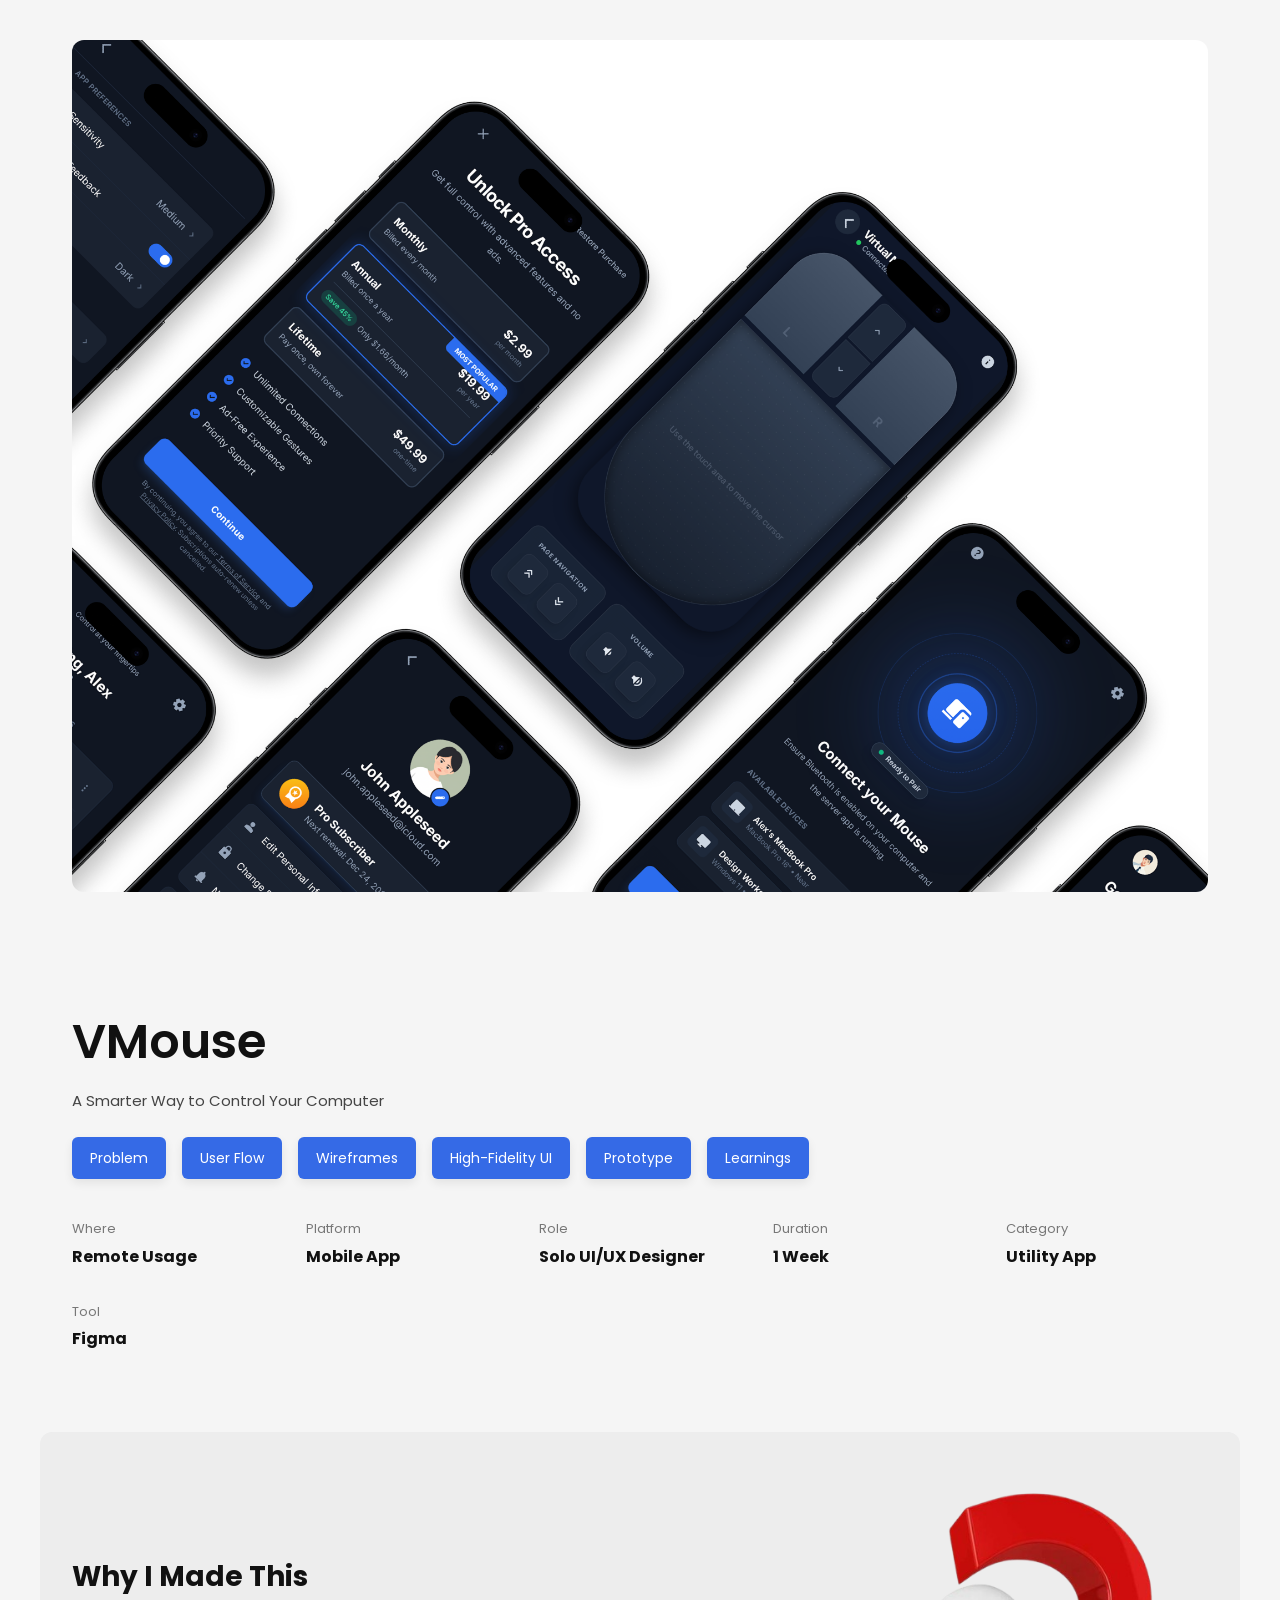
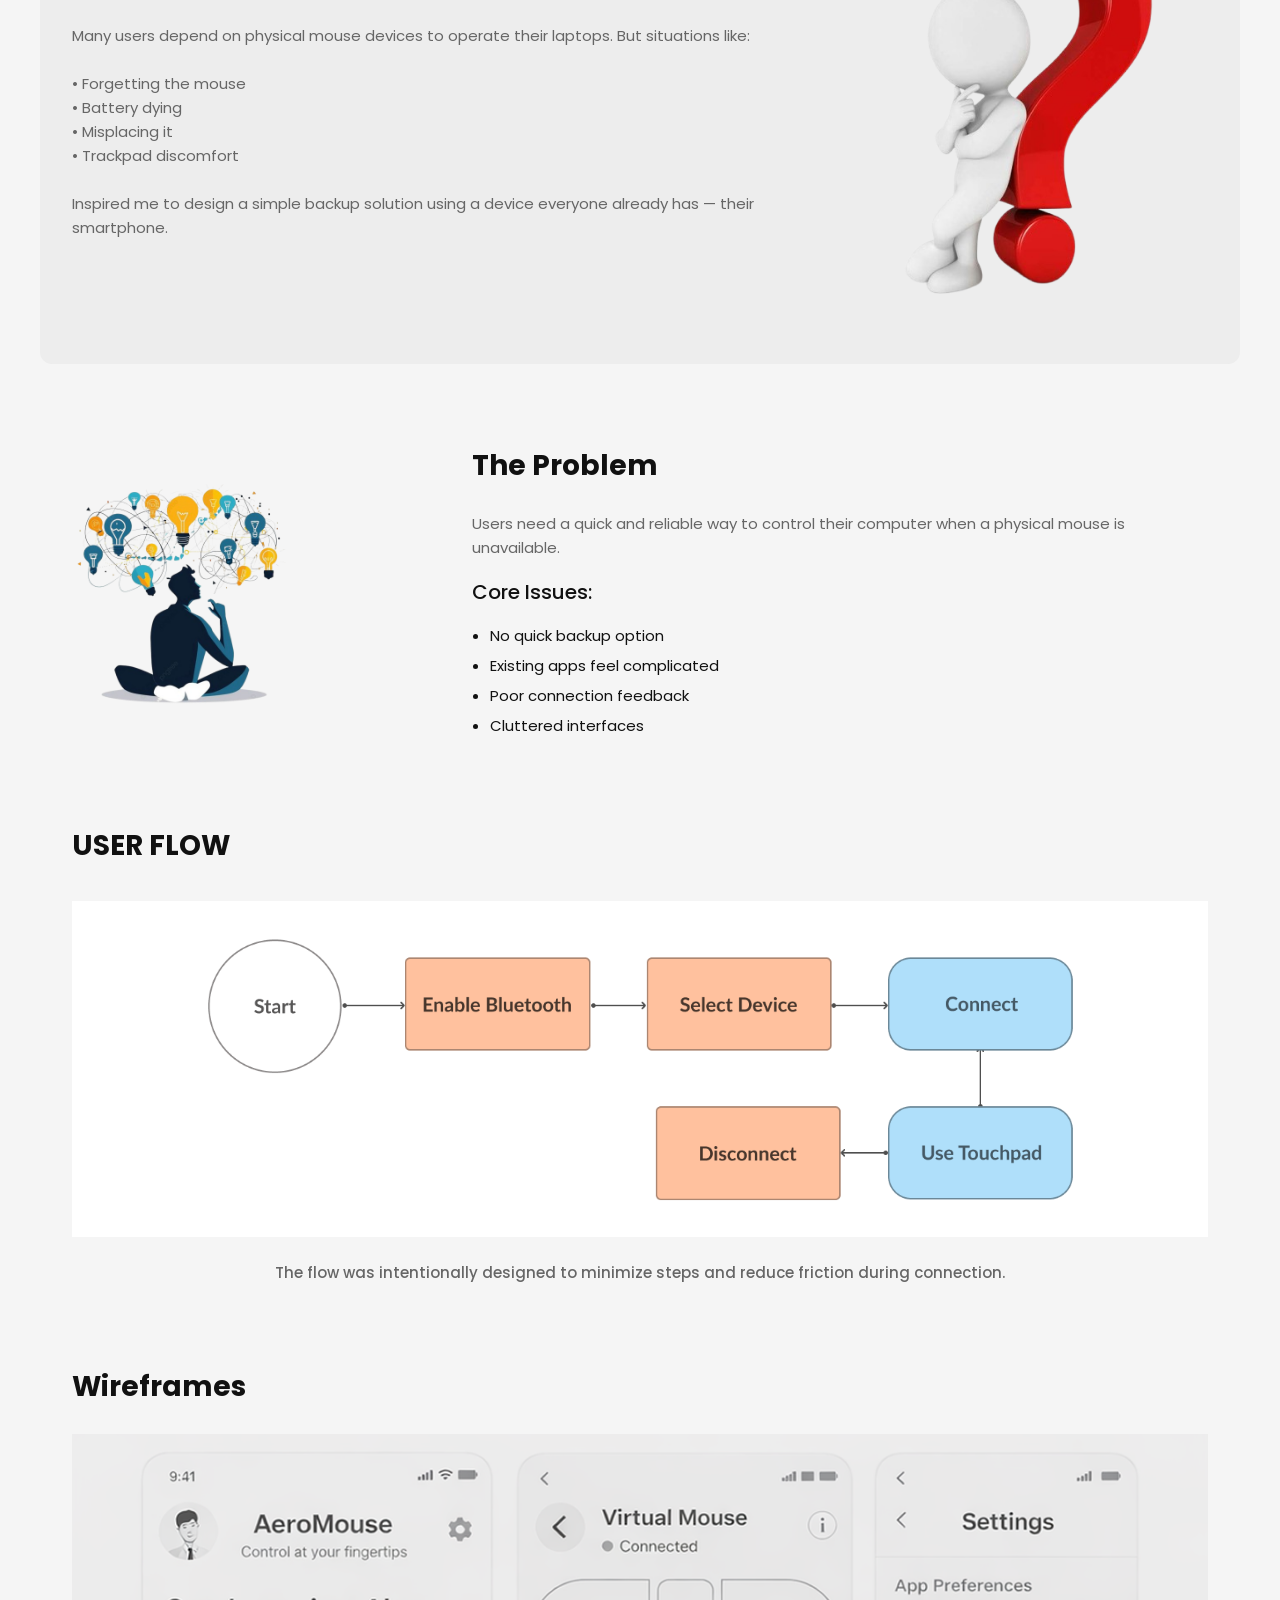
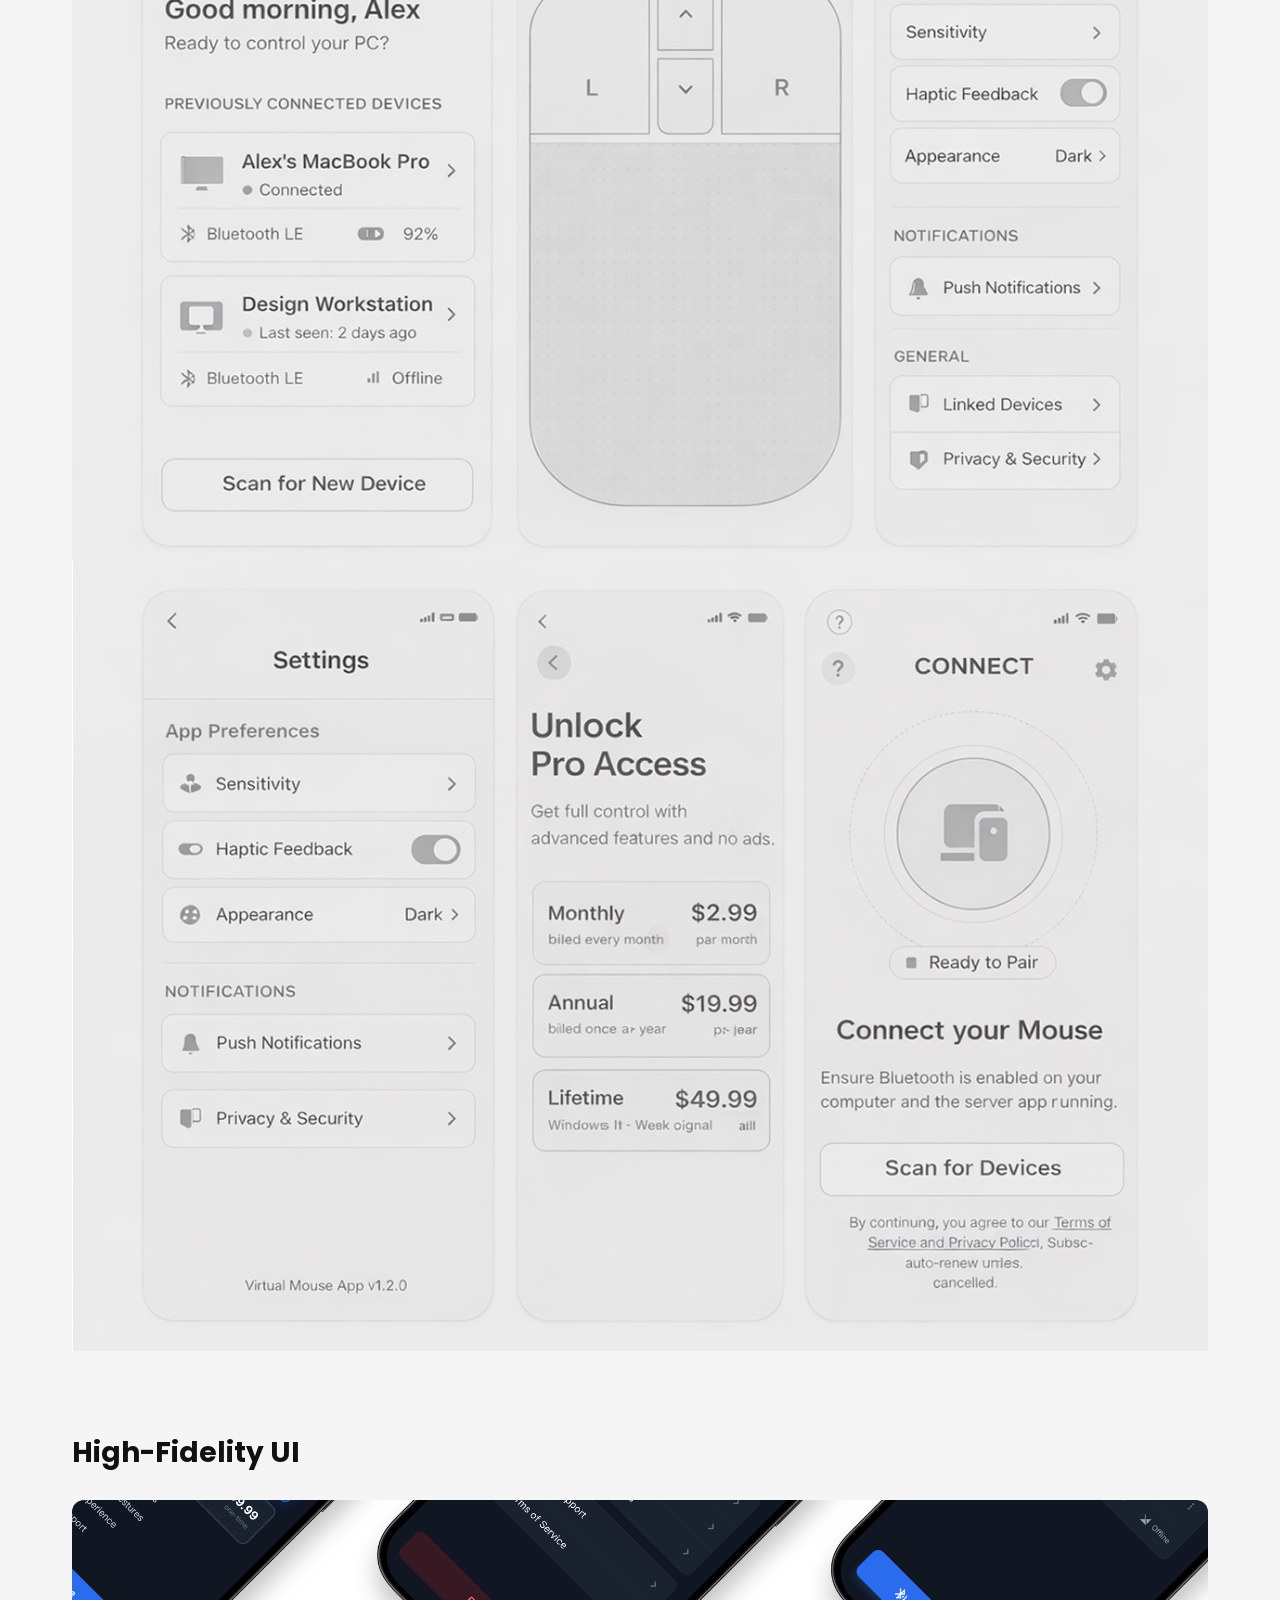
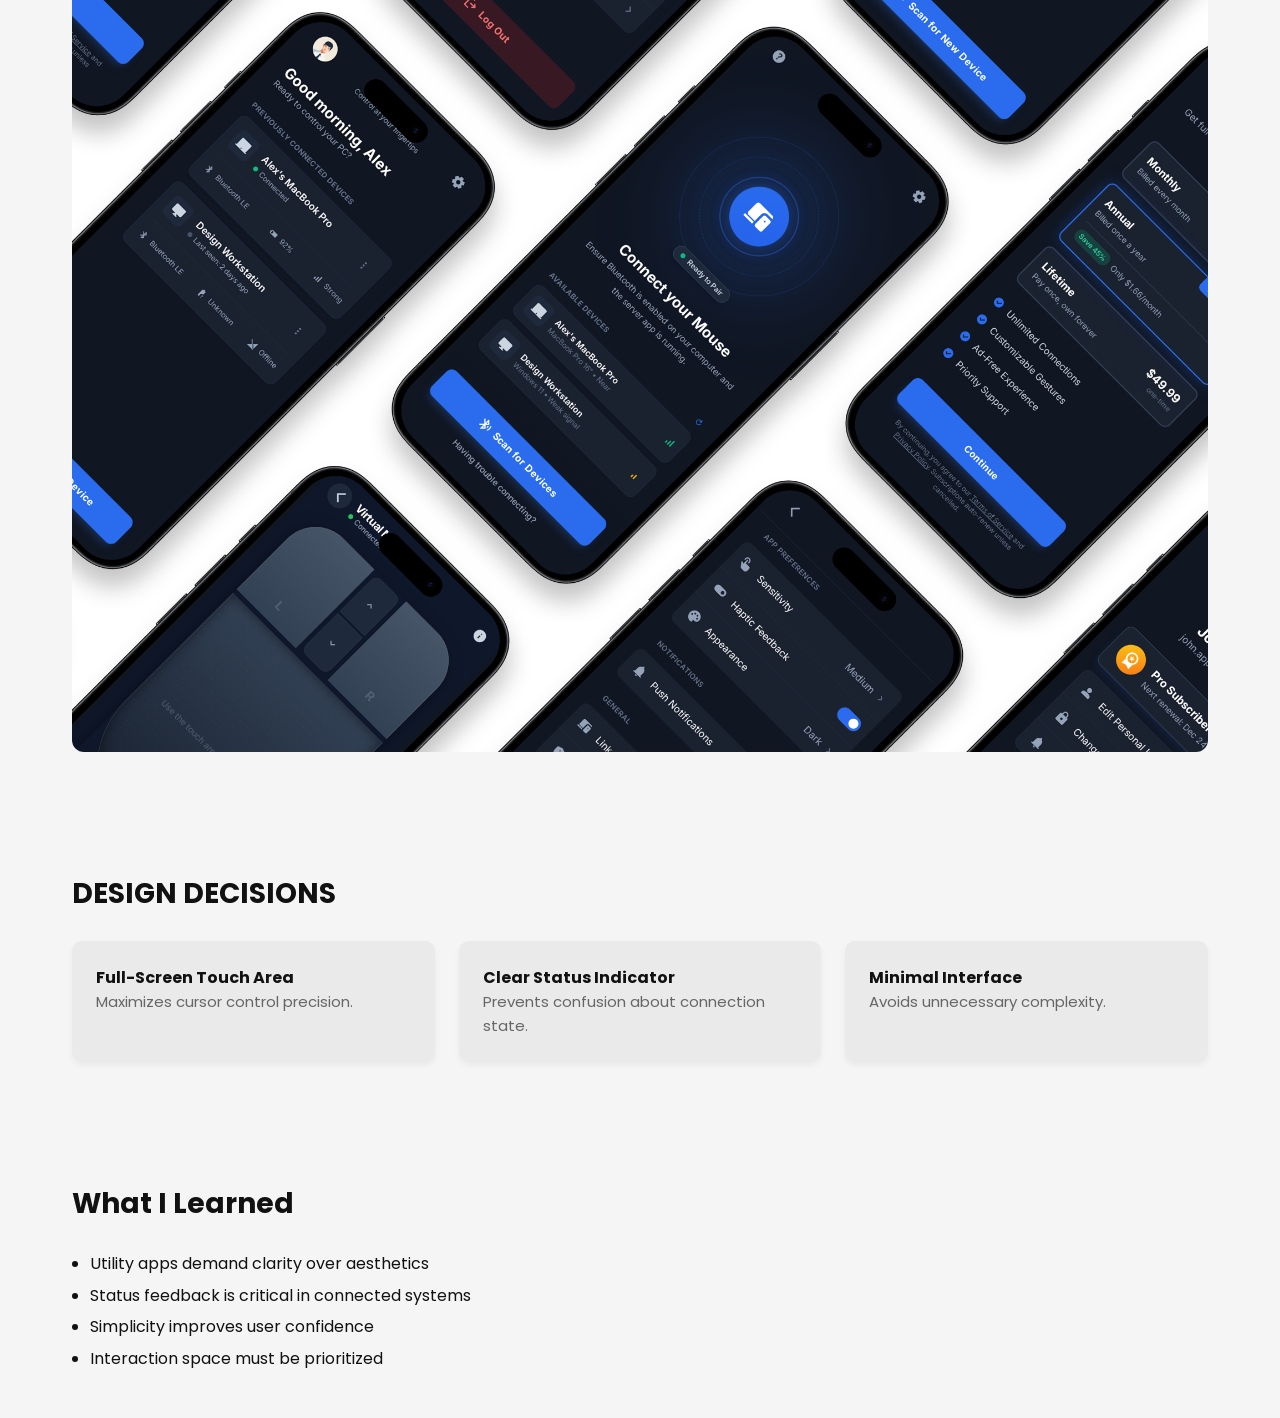
<file: vmouse-case-study.html>
<!DOCTYPE html>
<html lang="en">

    <head>
        <meta charset="UTF-8" />
        <meta name="viewport" content="width=device-width, initial-scale=1.0" />
        <title>VMouse Case Study</title>

        <link href="https://fonts.googleapis.com/css2?family=Poppins:wght@300;400;500;600;700&display=swap"
            rel="stylesheet">
        <link rel="icon" type="image/png" href="Assets/Images/favicon1.png">

        <style>
            :root {
                --bg: #F5F5F5;
                --text: #111;
                --muted: #666;
                --blue: #356AE6;
                --radius: 12px;
                --s1: 8px;
                --s2: 16px;
                --s3: 24px;
                --s4: 32px;
                --s5: 40px;
                --s6: 48px;
            }

            * {
                margin: 0;
                padding: 0;
                box-sizing: border-box;
            }

            body {
                font-family: 'Poppins', sans-serif;
                background: var(--bg);
                color: var(--text);
                line-height: 1.6;
            }

            img {
                width: 100%;
                display: block;
            }

            section {
                max-width: 1200px;
                margin: auto;
                padding: var(--s5) var(--s4);
            }

            h1 {
                font-size: 48px;
                font-weight: 600;
            }

            h2 {
                font-size: 28px;
                margin-bottom: var(--s3);
            }

            h3 {
                font-size: 20px;
                font-weight: 500;
            }

            p {
                color: var(--muted);
                font-size: 15px;
            }

            .hero img {
                border-radius: var(--radius);
            }

            /* Intro */
            .project-header {
                margin-top: var(--s4);
            }

            .subtitle {
                margin-top: var(--s1);
                color: #444;
            }

            .nav-buttons {
                display: flex;
                gap: var(--s2);
                flex-wrap: wrap;
                margin-top: var(--s3);
            }

            .nav-buttons a {
                background: var(--blue);
                color: #fff;
                padding: 10px 18px;
                border-radius: 6px;
                font-size: 14px;
                text-decoration: none;
                box-shadow: 0 4px 10px rgba(0, 0, 0, 0.08);
            }

            .meta-grid {
                display: grid;
                grid-template-columns: repeat(auto-fit, minmax(180px, 1fr));
                gap: var(--s4);
                margin-top: var(--s5);
            }

            .meta-item span {
                display: block;
                font-size: 13px;
                color: #777;
                margin-bottom: 4px;
            }

            .meta-item strong {
                font-size: 16px;
            }

            /* Why Section */
            .why-section {
                background: #EDEDED;
                border-radius: var(--radius);
                padding: var(--s4);
                margin-top: var(--s5);
                display: grid;
                grid-template-columns: 2fr 1fr;
                gap: var(--s4);
                align-items: center;
            }

            .problem-section {
                display: grid;
                grid-template-columns: 1fr 2fr;
                gap: var(--s4);
                margin-top: var(--s5);
                align-items: center;
            }

            .problem-section img {
                max-width: 220px;
            }

            .problem-content ul {
                margin-top: var(--s2);
                padding-left: 18px;
            }

            .problem-content li {
                margin-bottom: 6px;
                font-size: 15px;
            }

            /* Flow */
            .flow img {
                margin-top: var(--s4);
            }

            /* Wireframes */
            .wireframes img {
                margin-top: var(--s3);
            }

            /* High Fidelity */
            .high-ui img {
                margin-top: var(--s3);
                border-radius: var(--radius);
            }

            /* Decisions */
            .decisions {
                margin-top: var(--s5);
            }

            .decision-grid {
                display: grid;
                grid-template-columns: repeat(auto-fit, minmax(220px, 1fr));
                gap: var(--s3);
                margin-top: var(--s3);
            }

            .decision-card {
                background: #EAEAEA;
                padding: var(--s3);
                border-radius: 10px;
                box-shadow: 0 3px 6px rgba(0, 0, 0, 0.05);
            }

            .learned {
                margin-top: var(--s5);
            }

            .learned ul {
                margin-top: var(--s2);
                padding-left: 18px;
            }

            .learned li {
                margin-bottom: 6px;
            }

            /* Responsive */
            @media(max-width:768px) {

                h1 {
                    font-size: 34px;
                }

                .why-section,
                .problem-section {
                    grid-template-columns: 1fr;
                    text-align: left;
                }

                .problem-section img {
                    margin-bottom: var(--s3);
                }

            }

        </style>
    </head>

    <body>

        <!-- HERO IMAGE -->
        <section class="hero">
            <img src="Assets/vmouse/Mockup 2.png"
                alt="High fidelity mockups of VMouse mobile app displayed on multiple angled smartphones">
        </section>

        <!-- TITLE + BUTTONS -->
        <section class="project-header">

            <h1>VMouse</h1>
            <p class="subtitle">A Smarter Way to Control Your Computer</p>

            <div class="nav-buttons">
                <a href="#problem">Problem</a>
                <a href="#flow">User Flow</a>
                <a href="#wireframes">Wireframes</a>
                <a href="#high-ui">High-Fidelity UI</a>
                <a href="#prototype">Prototype</a>
                <a href="#learned">Learnings</a>
            </div>

            <div class="meta-grid">
                <div class="meta-item">
                    <span>Where</span>
                    <strong>Remote Usage</strong>
                </div>
                <div class="meta-item">
                    <span>Platform</span>
                    <strong>Mobile App</strong>
                </div>
                <div class="meta-item">
                    <span>Role</span>
                    <strong>Solo UI/UX Designer</strong>
                </div>
                <div class="meta-item">
                    <span>Duration</span>
                    <strong>1 Week</strong>
                </div>
                <div class="meta-item">
                    <span>Category</span>
                    <strong>Utility App</strong>
                </div>
                <div class="meta-item">
                    <span>Tool</span>
                    <strong>Figma</strong>
                </div>
            </div>

        </section>

        <!-- WHY I MADE THIS -->
        <section id="problem" class="why-section">

            <div>
                <h2>Why I Made This</h2>
                <p>
                    Many users depend on physical mouse devices to operate their laptops.
                    But situations like:
                    <br><br>
                    • Forgetting the mouse<br>
                    • Battery dying<br>
                    • Misplacing it<br>
                    • Trackpad discomfort
                    <br><br>
                    Inspired me to design a simple backup solution using a device everyone already has — their
                    smartphone.
                </p>
            </div>

            <img src="Assets/vmouse/why.png"
                alt="3D character thinking with a red question mark representing user problems">

        </section>

        <!-- PROBLEM -->
        <section class="problem-section">

            <img src="Assets/vmouse/problem.png" width="400 px"
                alt="Illustration of a person fixing a lightbulb symbolizing problem solving">

            <div class="problem-content">
                <h2>The Problem</h2>
                <p>Users need a quick and reliable way to control their computer when a physical mouse is unavailable.
                </p>

                <h3 style="margin-top:16px;">Core Issues:</h3>
                <ul>
                    <li>No quick backup option</li>
                    <li>Existing apps feel complicated</li>
                    <li>Poor connection feedback</li>
                    <li>Cluttered interfaces</li>
                </ul>
            </div>

        </section>

        <!-- USER FLOW -->
        <section id="flow" class="flow">
            <h2>USER FLOW</h2>
            <img src="Assets/vmouse/User Flow.png"
                alt="User flow diagram showing connection process from start to disconnect">
            <p style="margin-top:24px;text-align:center;font-weight:500;">
                The flow was intentionally designed to minimize steps and reduce friction during connection.
            </p>
        </section>

        <!-- WIREFRAMES -->
        <section id="wireframes" class="wireframes">
            <h2>Wireframes</h2>
            <img src="Assets/vmouse/vm wireframes.png"
                alt="Low fidelity wireframes of VMouse app screens including connect and settings">
        </section>

        <!-- HIGH FIDELITY -->
        <section id="high-ui" class="high-ui">
            <h2>High-Fidelity UI</h2>
            <img src="Assets/vmouse/vmouse mockup.png"
                alt="High fidelity UI designs of VMouse showing dark themed interface on smartphones">
        </section>

        <!-- DESIGN DECISIONS -->
        <section class="decisions">
            <h2>DESIGN DECISIONS</h2>

            <div class="decision-grid">
                <div class="decision-card">
                    <strong>Full-Screen Touch Area</strong>
                    <p>Maximizes cursor control precision.</p>
                </div>

                <div class="decision-card">
                    <strong>Clear Status Indicator</strong>
                    <p>Prevents confusion about connection state.</p>
                </div>

                <div class="decision-card">
                    <strong>Minimal Interface</strong>
                    <p>Avoids unnecessary complexity.</p>
                </div>
            </div>

        </section>

        <!-- LEARNINGS -->
        <section id="learned" class="learned">
            <h2>What I Learned</h2>
            <ul>
                <li>Utility apps demand clarity over aesthetics</li>
                <li>Status feedback is critical in connected systems</li>
                <li>Simplicity improves user confidence</li>
                <li>Interaction space must be prioritized</li>
            </ul>
        </section>

    </body>

</html>
</file>
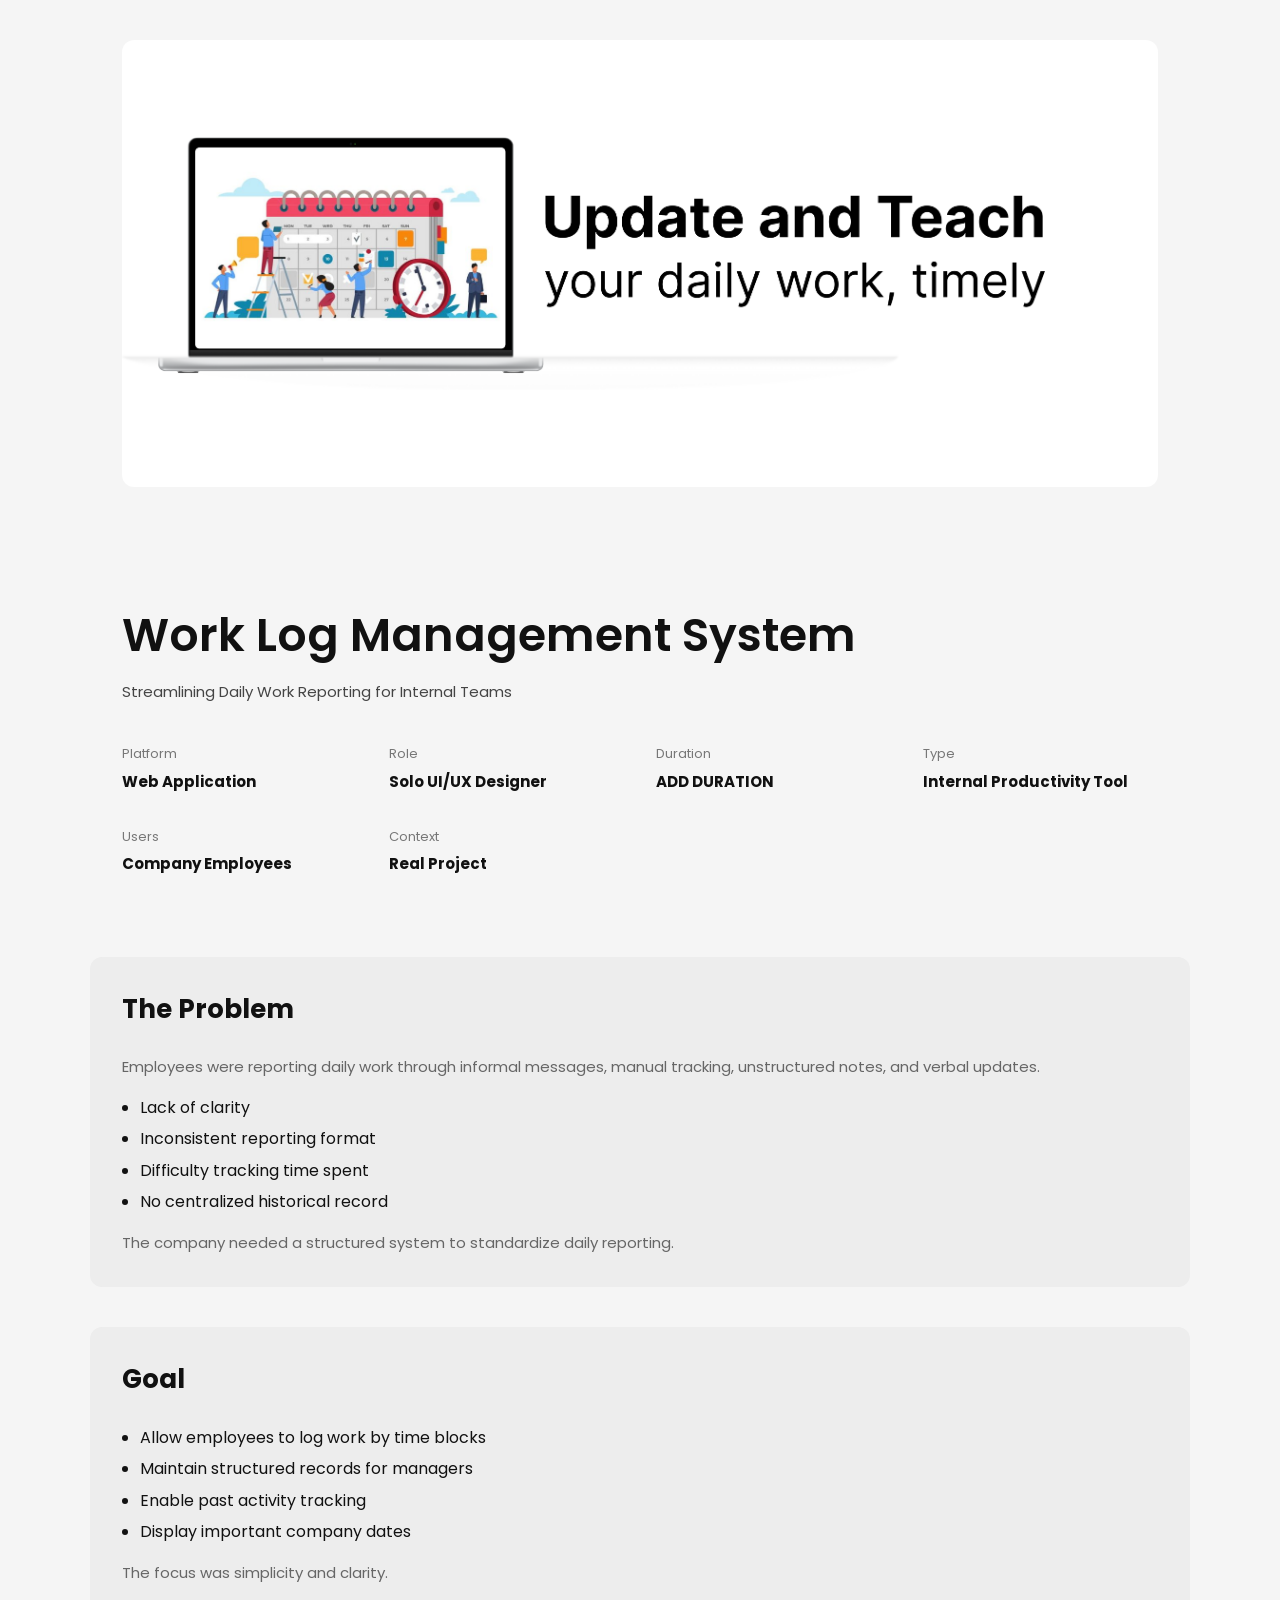
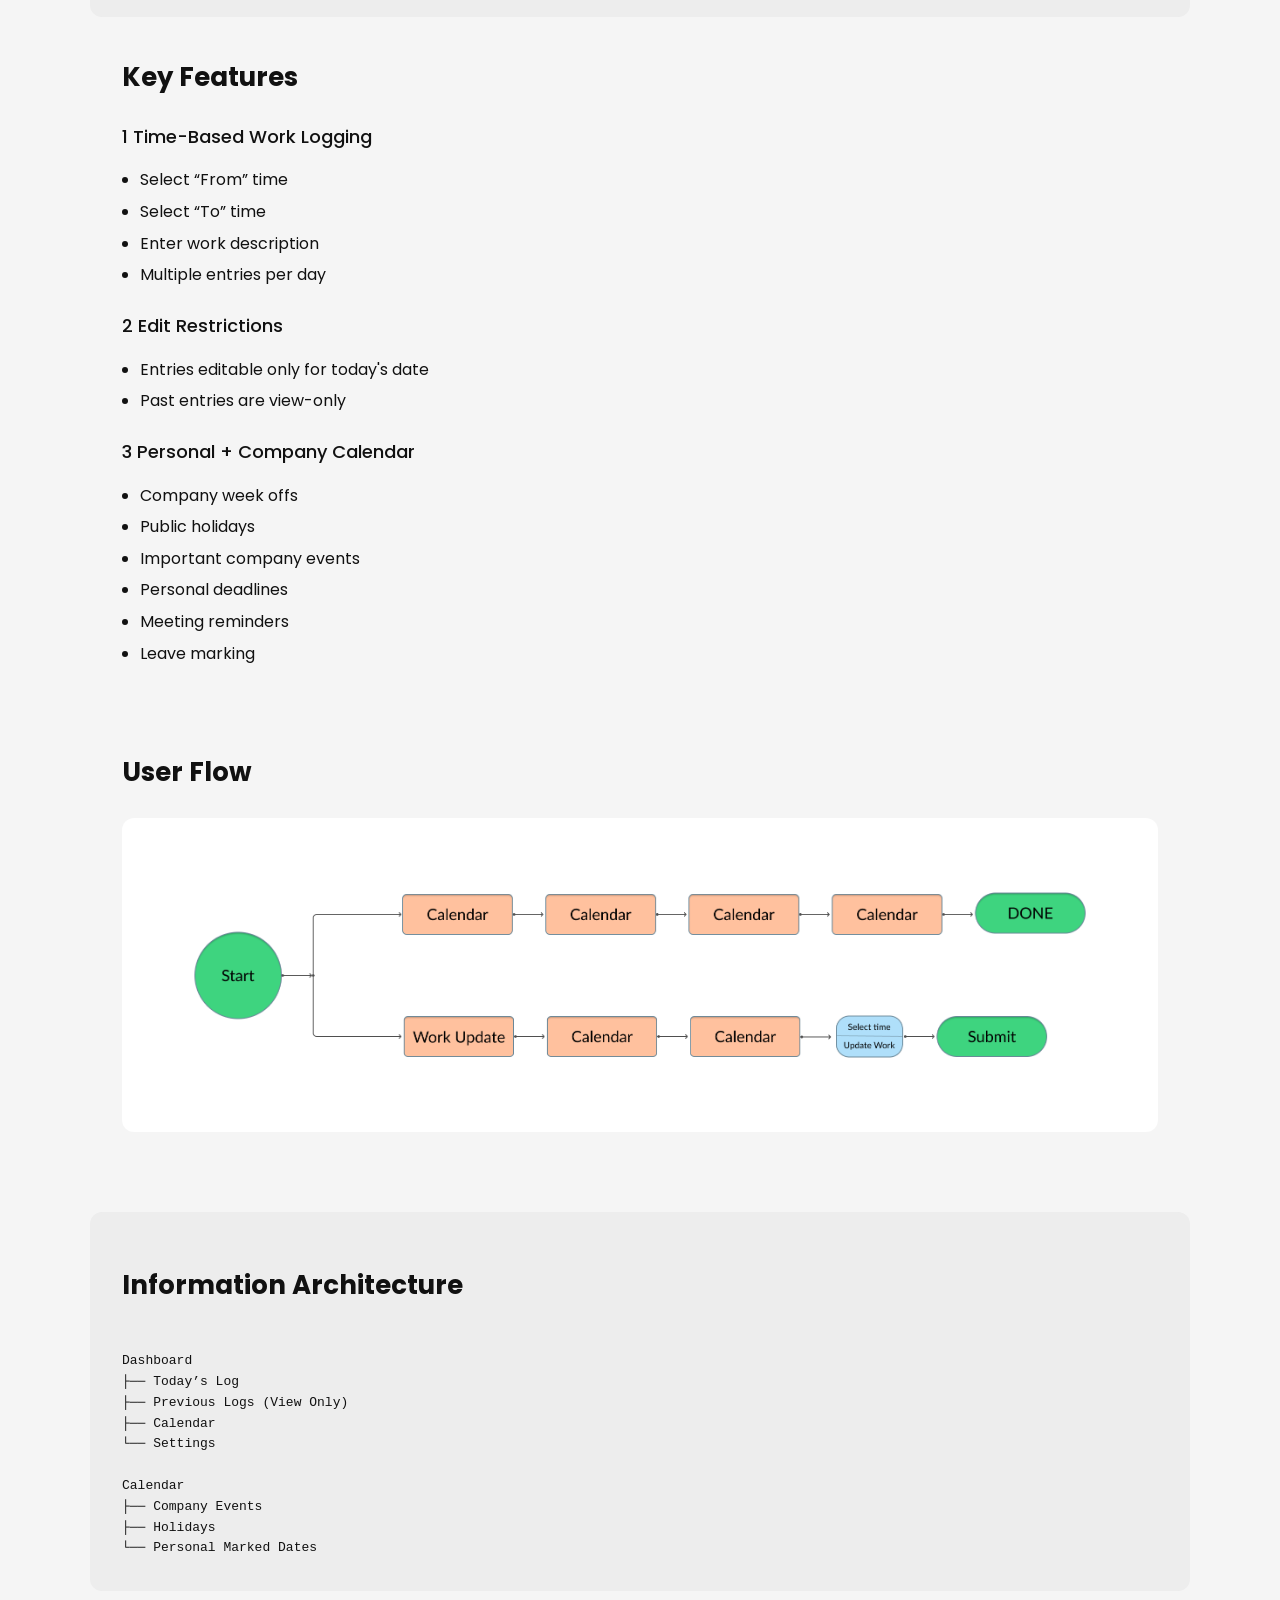
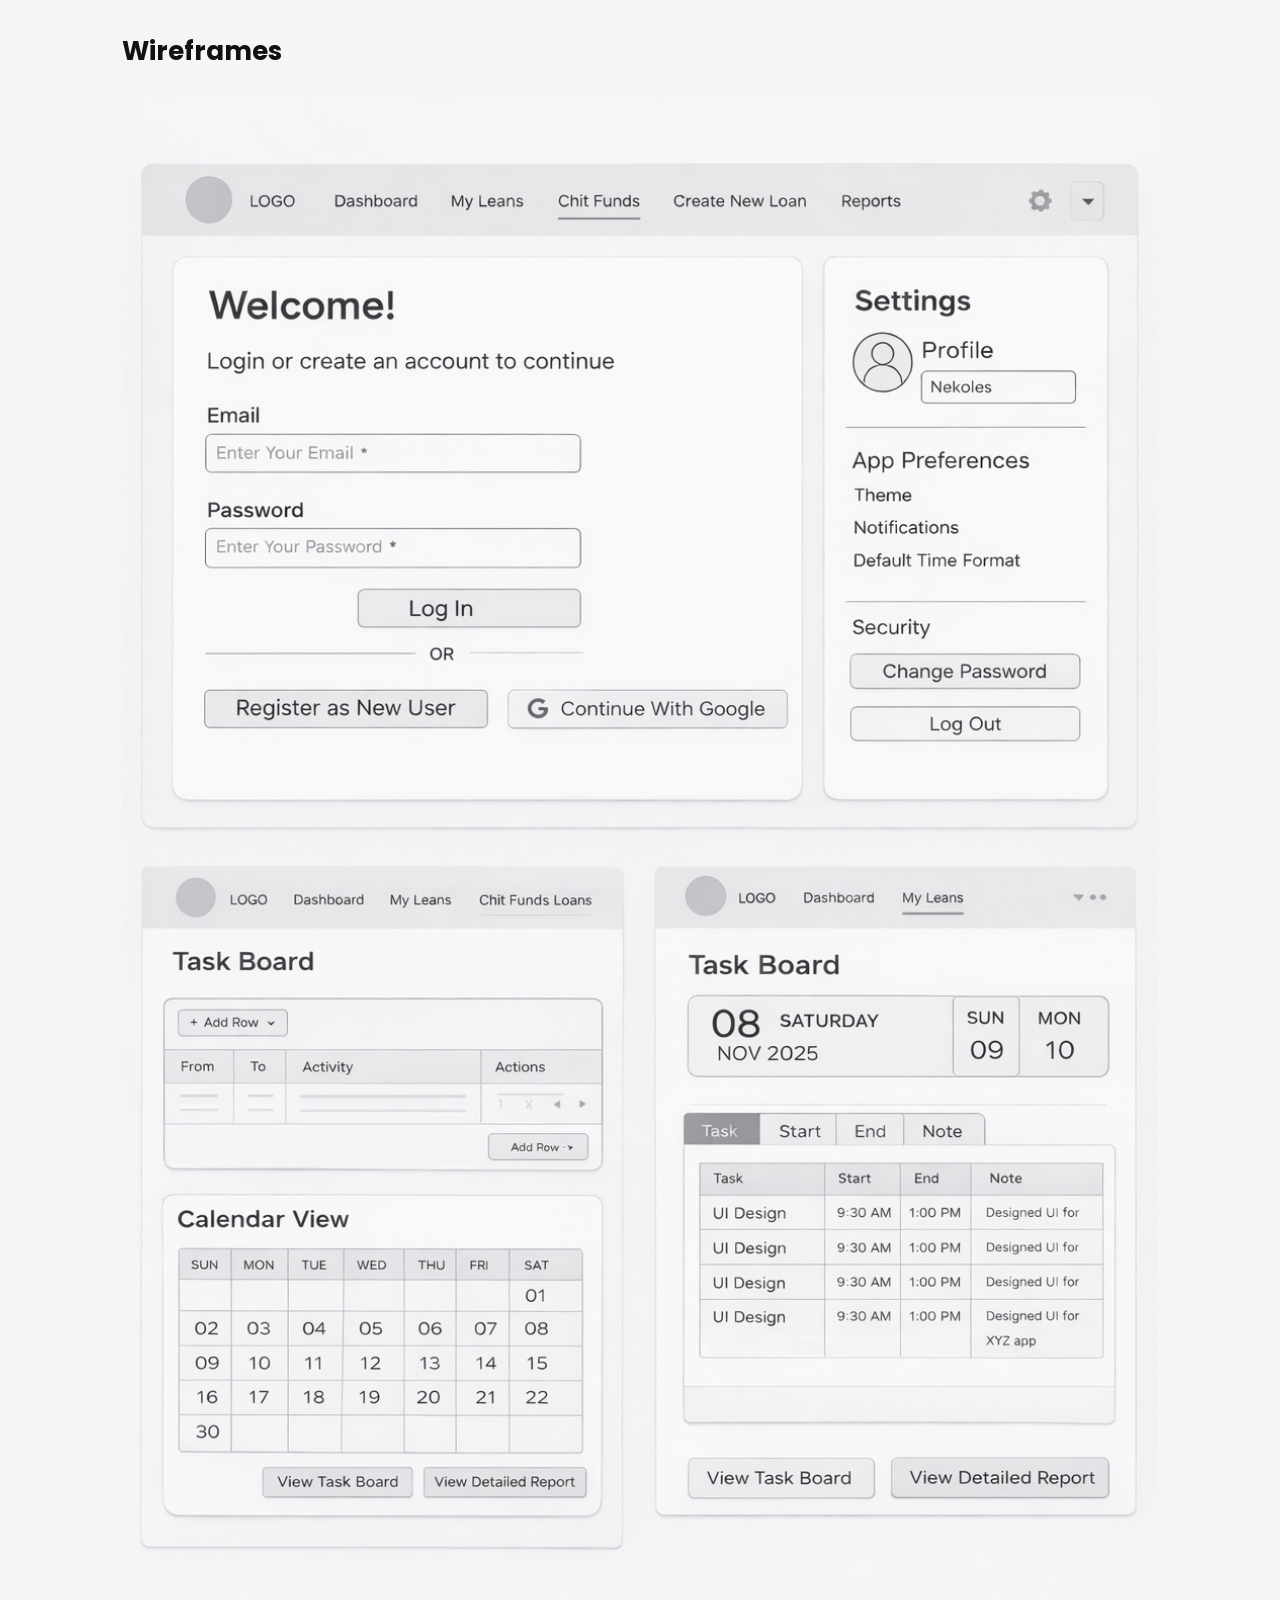
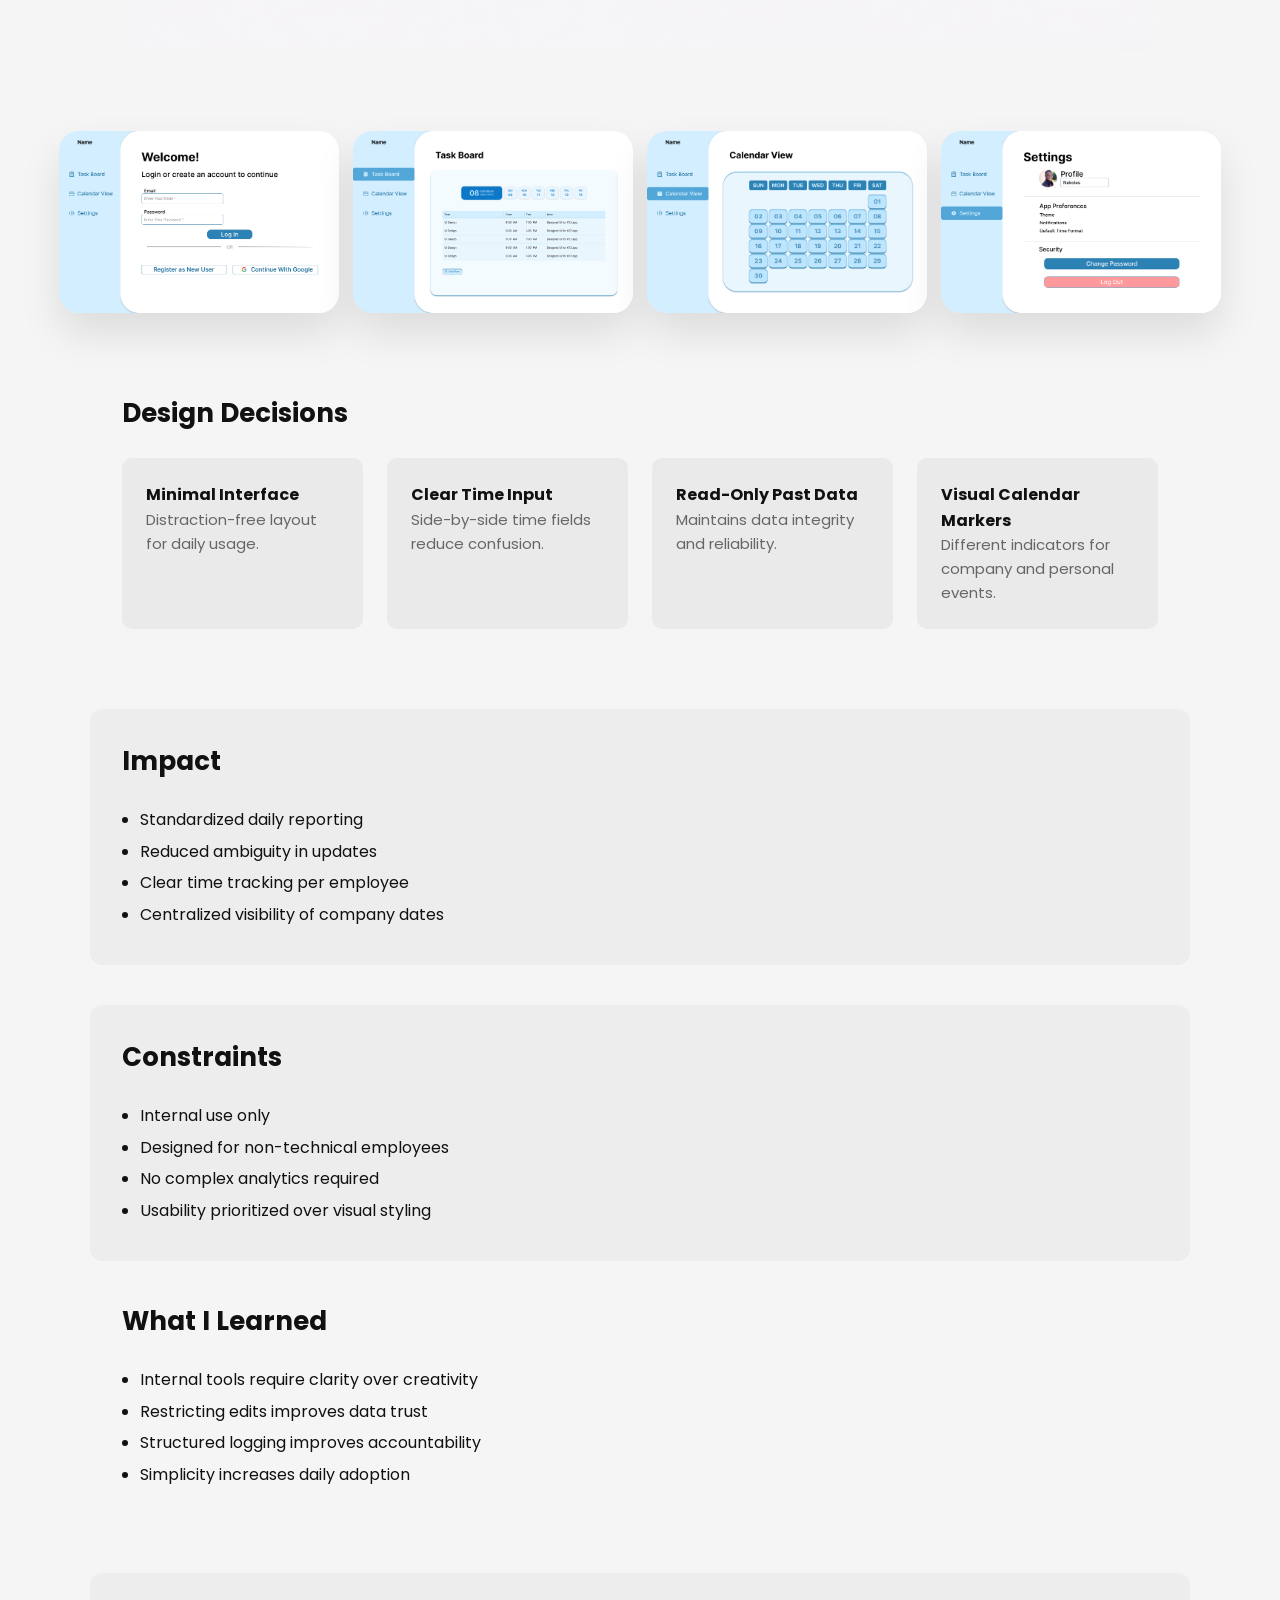
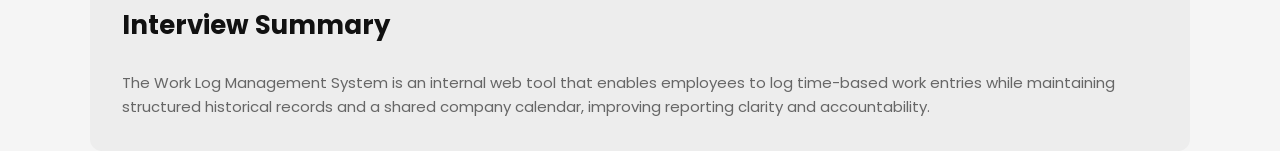
<file: worklog-case-study.html>
<!DOCTYPE html>
<html lang="en">

    <head>
        <meta charset="UTF-8" />
        <meta name="viewport" content="width=device-width, initial-scale=1.0" />
        <title>Work Log Management System Case Study</title>

        <link href="https://fonts.googleapis.com/css2?family=Poppins:wght@300;400;500;600;700&display=swap"
            rel="stylesheet">
        <link rel="icon" type="image/png" href="Assets/Images/favicon1.png">

        <style>
            :root {
                --bg: #F5F5F5;
                --text: #111;
                --muted: #666;
                --blue: #356AE6;
                --radius: 12px;
                --s1: 8px;
                --s2: 16px;
                --s3: 24px;
                --s4: 32px;
                --s5: 40px;
                --s6: 48px;
            }

            * {
                margin: 0;
                padding: 0;
                box-sizing: border-box;
            }

            body {
                font-family: 'Poppins', sans-serif;
                background: var(--bg);
                color: var(--text);
                line-height: 1.6;
            }

            img {
                width: 100%;
                display: block;
            }

            section {
                max-width: 1100px;
                margin: auto;
                padding: var(--s5) var(--s4);
            }

            h1 {
                font-size: 46px;
                font-weight: 600;
            }

            h2 {
                font-size: 26px;
                margin-bottom: var(--s3);
            }

            h3 {
                font-size: 18px;
                font-weight: 500;
            }

            p {
                color: var(--muted);
                font-size: 15px;
            }

            .hero img {
                border-radius: var(--radius);
            }

            /* Header */
            .project-header {
                margin-top: var(--s4);
            }

            .subtitle {
                margin-top: var(--s1);
                color: #444;
            }

            .meta-grid {
                display: grid;
                grid-template-columns: repeat(auto-fit, minmax(200px, 1fr));
                gap: var(--s4);
                margin-top: var(--s5);
            }

            .meta-item span {
                display: block;
                font-size: 13px;
                color: #777;
                margin-bottom: 4px;
            }

            .meta-item strong {
                font-size: 15px;
            }

            /* Highlight Sections */
            .highlight {
                background: #EDEDED;
                border-radius: var(--radius);
                padding: var(--s4);
                margin-top: var(--s5);
            }

            /* Split Layout */
            .split {
                display: grid;
                grid-template-columns: 1fr 1fr;
                gap: var(--s4);
                margin-top: var(--s5);
                align-items: start;
            }

            .split ul {
                margin-top: var(--s2);
                padding-left: 18px;
            }

            .split li {
                margin-bottom: 6px;
                font-size: 15px;
            }

            /* IA */
            .ia {
                margin-top: var(--s5);
                background: #EDEDED;
                padding: var(--s4);
                border-radius: var(--radius);
                font-family: monospace;
                white-space: pre-line;
            }

            /* Media */
            .media img {
                margin-top: var(--s3);
                border-radius: var(--radius);
            }

            /* Decision Cards */
            .decision-grid {
                display: grid;
                grid-template-columns: repeat(auto-fit, minmax(220px, 1fr));
                gap: var(--s3);
                margin-top: var(--s3);
            }

            .decision-card {
                background: #EAEAEA;
                padding: var(--s3);
                border-radius: 10px;
            }

            ul {
                padding-left: 18px;
                margin-top: var(--s2);
            }

            li {
                margin-bottom: 6px;
            }

            @media(max-width:768px) {
                h1 {
                    font-size: 32px;
                }

                .split {
                    grid-template-columns: 1fr;
                }
            }
            .mockup-grid {
  display: flex;
  gap: 14px;
  justify-content: center;
}

.mockup-grid img {
  width: 280px;
  box-shadow: 0 20px 40px rgba(0,0,0,0.1);
  border-radius: 20px;
}
        </style>
    </head>

    <body>

        <!-- HERO -->
        <section class="hero">
            <img src="Assets/Task/task mockup1.png"
                alt="Dashboard interface of work log management system showing daily entries and calendar overview">
        </section>

        <!-- HEADER -->
        <section class="project-header">

            <h1>Work Log Management System</h1>
            <p class="subtitle">Streamlining Daily Work Reporting for Internal Teams</p>

            <div class="meta-grid">
                <div class="meta-item">
                    <span>Platform</span>
                    <strong>Web Application</strong>
                </div>
                <div class="meta-item">
                    <span>Role</span>
                    <strong>Solo UI/UX Designer</strong>
                </div>
                <div class="meta-item">
                    <span>Duration</span>
                    <strong>ADD DURATION</strong>
                </div>
                <div class="meta-item">
                    <span>Type</span>
                    <strong>Internal Productivity Tool</strong>
                </div>
                <div class="meta-item">
                    <span>Users</span>
                    <strong>Company Employees</strong>
                </div>
                <div class="meta-item">
                    <span>Context</span>
                    <strong>Real Project</strong>
                </div>
            </div>

        </section>

        <!-- PROBLEM -->
        <section class="highlight">
            <h2>The Problem</h2>

            <p>
                Employees were reporting daily work through informal messages, manual tracking, unstructured notes, and
                verbal updates.
            </p>

            <ul>
                <li>Lack of clarity</li>
                <li>Inconsistent reporting format</li>
                <li>Difficulty tracking time spent</li>
                <li>No centralized historical record</li>
            </ul>

            <p style="margin-top:16px;">
                The company needed a structured system to standardize daily reporting.
            </p>
        </section>

        <!-- GOAL -->
        <section class="highlight">
            <h2>Goal</h2>
            <ul>
                <li>Allow employees to log work by time blocks</li>
                <li>Maintain structured records for managers</li>
                <li>Enable past activity tracking</li>
                <li>Display important company dates</li>
            </ul>

            <p style="margin-top:16px;">
                The focus was simplicity and clarity.
            </p>
        </section>

        <!-- KEY FEATURES -->
        <section>
            <h2>Key Features</h2>

            <h3>1 Time-Based Work Logging</h3>
            <ul>
                <li>Select “From” time</li>
                <li>Select “To” time</li>
                <li>Enter work description</li>
                <li>Multiple entries per day</li>
            </ul>

            <h3 style="margin-top:24px;">2 Edit Restrictions</h3>
            <ul>
                <li>Entries editable only for today's date</li>
                <li>Past entries are view-only</li>
            </ul>

            <h3 style="margin-top:24px;">3 Personal + Company Calendar</h3>
            <ul>
                <li>Company week offs</li>
                <li>Public holidays</li>
                <li>Important company events</li>
                <li>Personal deadlines</li>
                <li>Meeting reminders</li>
                <li>Leave marking</li>
            </ul>
        </section>

        <!-- USER FLOW -->
        <section class="media">
            <h2>User Flow</h2>
            <img src="Assets/Task/Frame 2.png"
                alt="Flow diagram showing daily work logging process from login to saving entry">
        </section>

        <!-- INFORMATION ARCHITECTURE -->
        <section class="ia">
            <h2 style="font-family:'Poppins',sans-serif;margin-bottom:24px;">Information Architecture</h2>
            Dashboard
            ├── Today’s Log
            ├── Previous Logs (View Only)
            ├── Calendar
            └── Settings

            Calendar
            ├── Company Events
            ├── Holidays
            └── Personal Marked Dates
        </section>

        <!-- WIREFRAMES -->
        <section class="media">
            <h2>Wireframes</h2>
            <img src="Assets/Task/task wireframes.png"
                alt="Low fidelity wireframes of work log dashboard and time entry form">
        </section>

        <!-- HIGH FIDELITY -->
        <section class="hero">
            <div class="mockup-grid">
                <img src="Assets/Task/Login.png">
                <img src="Assets/Task/Task_bord.png">
                <img src="Assets/Task/Calender View.png">
                <img src="Assets/Task/Settings.png">
            </div>
        </section>

        <!-- DESIGN DECISIONS -->
        <section>
            <h2>Design Decisions</h2>

            <div class="decision-grid">
                <div class="decision-card">
                    <strong>Minimal Interface</strong>
                    <p>Distraction-free layout for daily usage.</p>
                </div>

                <div class="decision-card">
                    <strong>Clear Time Input</strong>
                    <p>Side-by-side time fields reduce confusion.</p>
                </div>

                <div class="decision-card">
                    <strong>Read-Only Past Data</strong>
                    <p>Maintains data integrity and reliability.</p>
                </div>

                <div class="decision-card">
                    <strong>Visual Calendar Markers</strong>
                    <p>Different indicators for company and personal events.</p>
                </div>
            </div>
        </section>

        <!-- IMPACT -->
        <section class="highlight">
            <h2>Impact</h2>
            <ul>
                <li>Standardized daily reporting</li>
                <li>Reduced ambiguity in updates</li>
                <li>Clear time tracking per employee</li>
                <li>Centralized visibility of company dates</li>
            </ul>
        </section>

        <!-- CONSTRAINTS -->
        <section class="highlight">
            <h2>Constraints</h2>
            <ul>
                <li>Internal use only</li>
                <li>Designed for non-technical employees</li>
                <li>No complex analytics required</li>
                <li>Usability prioritized over visual styling</li>
            </ul>
        </section>

        <!-- LEARNINGS -->
        <section>
            <h2>What I Learned</h2>
            <ul>
                <li>Internal tools require clarity over creativity</li>
                <li>Restricting edits improves data trust</li>
                <li>Structured logging improves accountability</li>
                <li>Simplicity increases daily adoption</li>
            </ul>
        </section>

        <!-- SUMMARY -->
        <section class="highlight">
            <h2>Interview Summary</h2>
            <p>
                The Work Log Management System is an internal web tool that enables employees to log time-based work
                entries while maintaining structured historical records and a shared company calendar, improving
                reporting clarity and accountability.
            </p>
        </section>

    </body>

</html>
</file>
